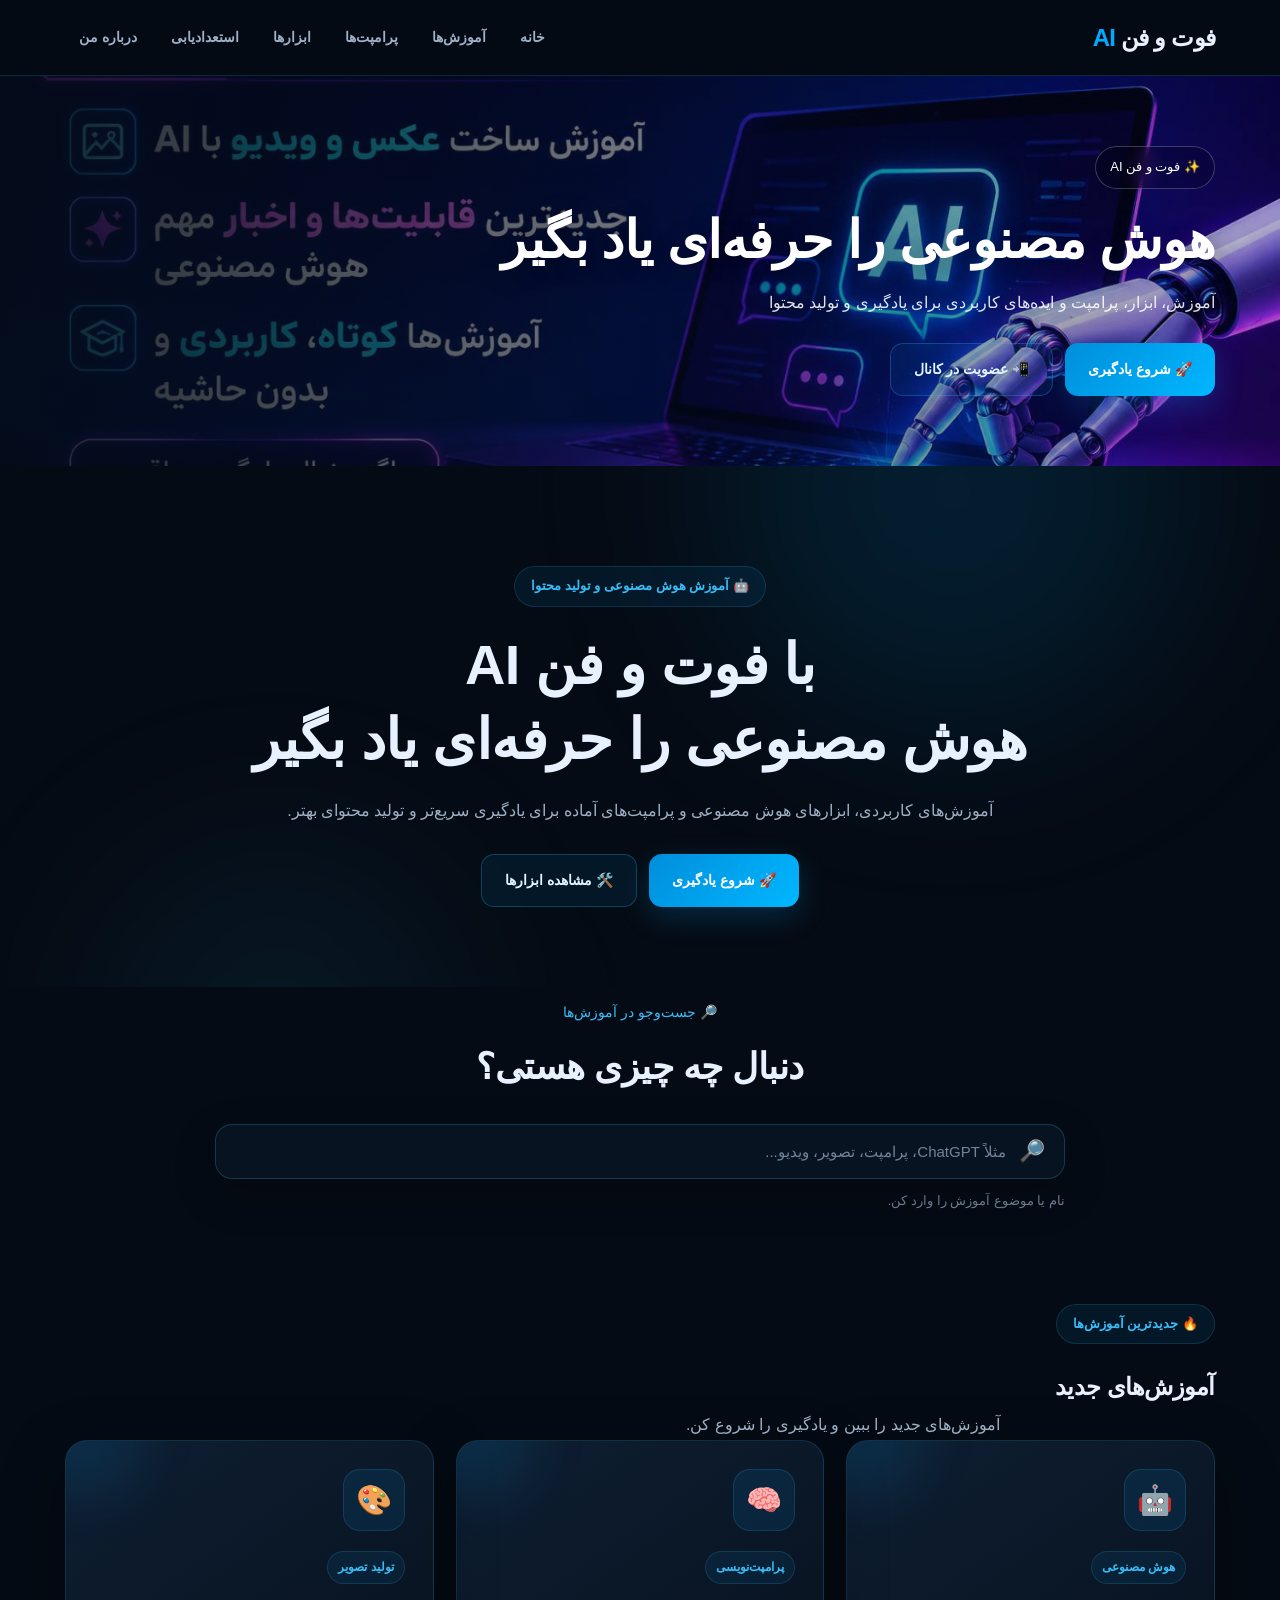
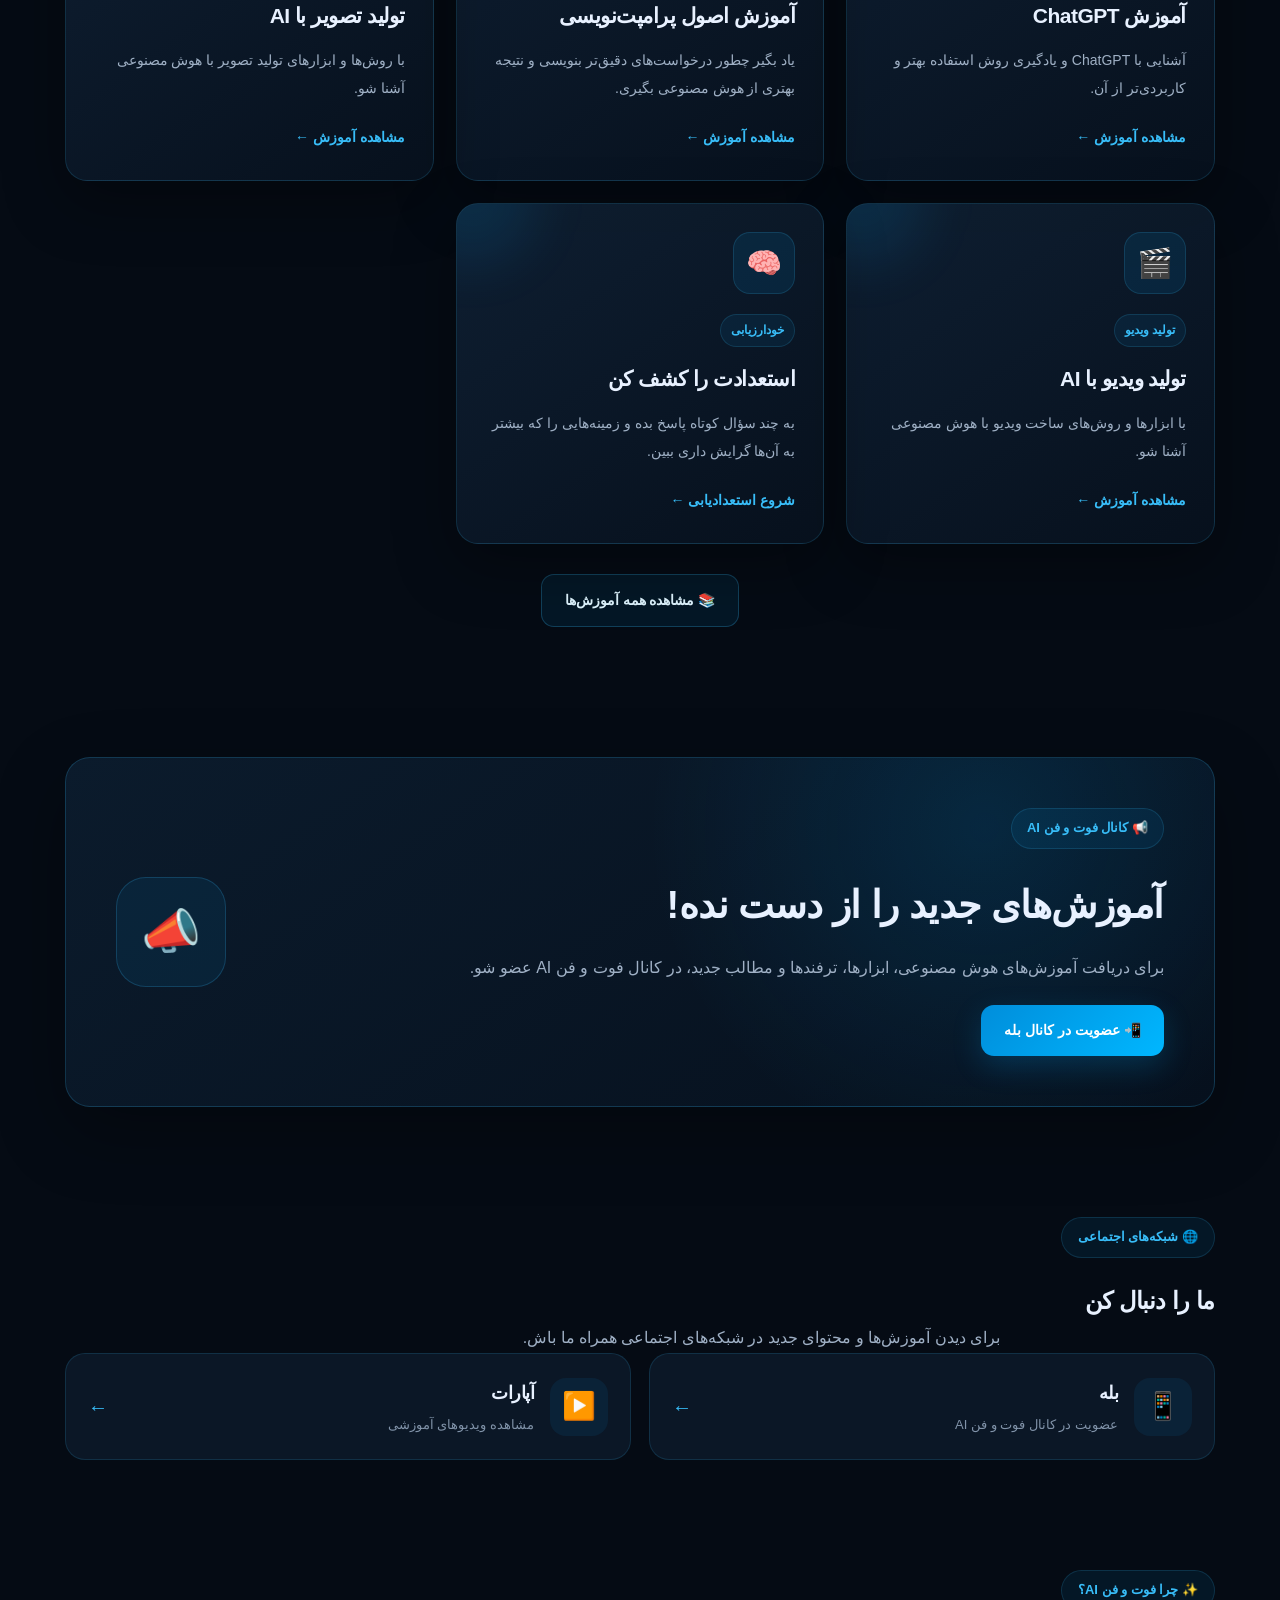
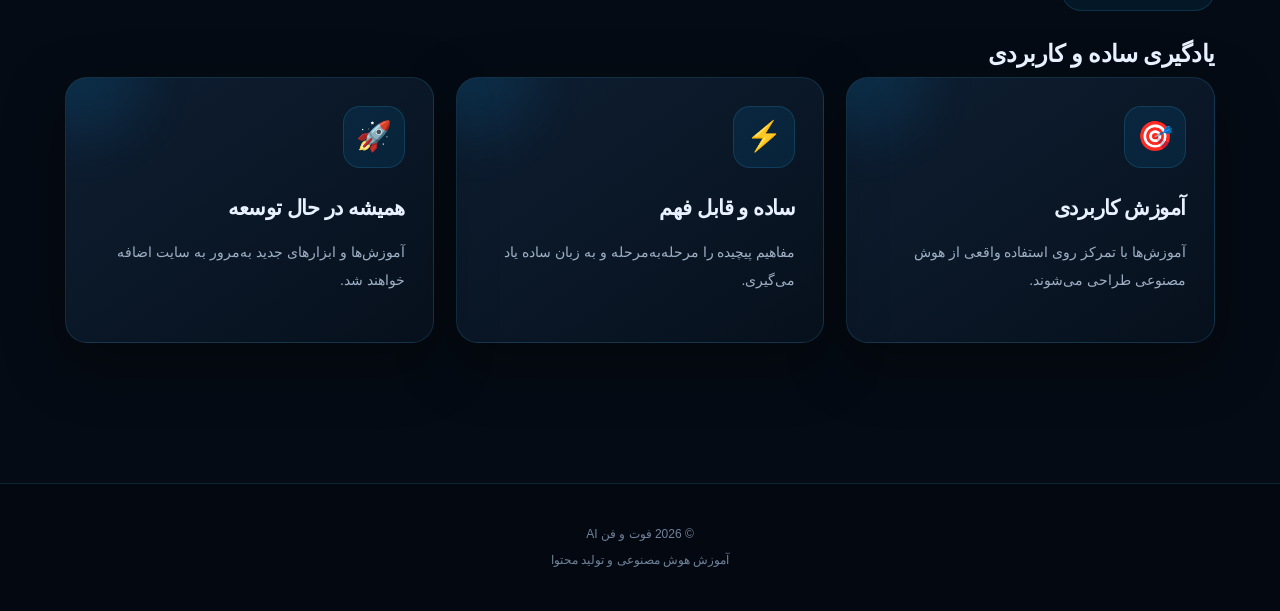
<file: index.html>
<!DOCTYPE html>
<html lang="fa" dir="rtl">

<head>
    <meta charset="UTF-8">
        <meta http-equiv="Content-Security-Policy" content="default-src 'self'; script-src 'self'; object-src 'none'; base-uri 'self'; form-action 'self'; frame-ancestors 'none'; style-src 'self' 'unsafe-inline' https://fonts.googleapis.com; font-src 'self' https://fonts.gstatic.com; img-src 'self' data:; connect-src 'self';">
    <meta name="viewport" content="width=device-width, initial-scale=1.0">

    <title>فوت و فن AI | آموزش هوش مصنوعی</title>

    <link rel="stylesheet" href="css/style.css">
</head>

<body>

<header class="header">

    <div class="container navbar">

        <a href="index.html" class="logo">
            فوت و فن <span>AI</span>
        </a>

        <nav>
            <a href="index.html">خانه</a>
            <a href="lessons.html">آموزش‌ها</a>
            <a href="prompt.html">پرامپت‌ها</a>
            <a href="tools.html">ابزارها</a>
            <a href="talent.html">استعدادیابی</a>
            <a href="about.html">درباره من</a>
        </nav>

    </div>

</header>


<main>

<!-- =========================
     TOP BANNER
========================= -->

<section class="home-banner" aria-label="بنر اصلی فوت و فن AI">

    <div class="home-banner-image">
        <img src="back.jpg" alt="بنر فوت و فن AI">
    </div>

    <div class="home-banner-overlay"></div>

    <div class="container home-banner-content">

        <span class="home-banner-badge">✨ فوت و فن AI</span>

        <h2>هوش مصنوعی را حرفه‌ای یاد بگیر</h2>

        <p>آموزش، ابزار، پرامپت و ایده‌های کاربردی برای یادگیری و تولید محتوا</p>

        <div class="home-banner-buttons">
            <a href="lessons.html" class="btn primary">🚀 شروع یادگیری</a>
            <a href="https://ble.ir/join/FV9bHmcMvc" target="_blank" rel="noopener noreferrer" class="btn secondary">📲 عضویت در کانال</a>
        </div>

    </div>

</section>


<!-- =========================
     HERO
========================= -->

<section class="hero">

    <div class="container">

        <div class="section-title">

            <span>
                🤖 آموزش هوش مصنوعی و تولید محتوا
            </span>

            <h1>
                با <strong>فوت و فن AI</strong>
                <br>
                هوش مصنوعی را حرفه‌ای یاد بگیر
            </h1>

            <p>
                آموزش‌های کاربردی، ابزارهای هوش مصنوعی و
                پرامپت‌های آماده برای یادگیری سریع‌تر
                و تولید محتوای بهتر.
            </p>

            <div class="hero-buttons">

                <a href="lessons.html" class="btn primary">
                    🚀 شروع یادگیری
                </a>

                <a href="tools.html" class="btn secondary">
                    🛠️ مشاهده ابزارها
                </a>

            </div>

        </div>

    </div>

</section>


<!-- =========================
     SEARCH
========================= -->

<section class="search-section">

    <div class="container">

        <div class="search-title">

            <span>🔎 جست‌وجو در آموزش‌ها</span>

            <h2>
                دنبال چه چیزی هستی؟
            </h2>

        </div>

        <div class="search-box">

            <span class="search-icon">
                🔎
            </span>

            <input
                type="search"
                id="lessonSearch"
                placeholder="مثلاً ChatGPT، پرامپت، تصویر، ویدیو..."
                autocomplete="off"
            >

        </div>

        <p id="searchMessage" class="search-message">
            نام یا موضوع آموزش را وارد کن.
        </p>

    </div>

</section>


<!-- =========================
     NEW LESSONS
========================= -->

<section class="courses" id="new-lessons">

    <div class="container">

        <div class="section-title section-title-right">

            <span>
                🔥 جدیدترین آموزش‌ها
            </span>

            <h2>
                آموزش‌های جدید
            </h2>

            <p>
                آموزش‌های جدید را ببین و یادگیری را شروع کن.
            </p>

        </div>


        <div class="course-grid" id="lessonGrid">


            <!-- ChatGPT -->

            <article
                class="course-card lesson-item"
                data-search="chatgpt چت جی پی تی هوش مصنوعی متن">

                <div class="course-icon">
                    🤖
                </div>

                <span class="level">
                    هوش مصنوعی
                </span>

                <h3>
                    آموزش ChatGPT
                </h3>

                <p>
                    آشنایی با ChatGPT و یادگیری روش استفاده
                    بهتر و کاربردی‌تر از آن.
                </p>

                <a href="lessons/chatgpt.html">
                    مشاهده آموزش ←
                </a>

            </article>


            <!-- Prompt -->

            <article
                class="course-card lesson-item"
                data-search="prompt پرامپت پرامپت نویسی">

                <div class="course-icon">
                    🧠
                </div>

                <span class="level">
                    پرامپت‌نویسی
                </span>

                <h3>
                    آموزش اصول پرامپت‌نویسی
                </h3>

                <p>
                    یاد بگیر چطور درخواست‌های دقیق‌تر بنویسی
                    و نتیجه بهتری از هوش مصنوعی بگیری.
                </p>

                <a href="lessons/prompt.html">
                    مشاهده آموزش ←
                </a>

            </article>


            <!-- Image -->

            <article
                class="course-card lesson-item"
                data-search="image تصویر عکس تولید تصویر هوش مصنوعی">

                <div class="course-icon">
                    🎨
                </div>

                <span class="level">
                    تولید تصویر
                </span>

                <h3>
                    تولید تصویر با AI
                </h3>

                <p>
                    با روش‌ها و ابزارهای تولید تصویر
                    با هوش مصنوعی آشنا شو.
                </p>

                <a href="lessons/image-ai.html">
                    مشاهده آموزش ←
                </a>

            </article>


            <!-- Video -->

            <article
                class="course-card lesson-item"
                data-search="video ویدیو فیلم تولید ویدیو">

                <div class="course-icon">
                    🎬
                </div>

                <span class="level">
                    تولید ویدیو
                </span>

                <h3>
                    تولید ویدیو با AI
                </h3>

                <p>
                    با ابزارها و روش‌های ساخت ویدیو
                    با هوش مصنوعی آشنا شو.
                </p>

                <a href="lessons/video-ai.html">
                    مشاهده آموزش ←
                </a>

            </article>


            <article class="course-card lesson-item" data-search="استعدادیابی استعداد مهارت خلاقیت فناوری تحقیق ارتباط">

                <div class="course-icon">🧠</div>
                <span class="level">خودارزیابی</span>
                <h3>استعدادت را کشف کن</h3>
                <p>به چند سؤال کوتاه پاسخ بده و زمینه‌هایی را که بیشتر به آن‌ها گرایش داری ببین.</p>
                <a href="talent.html">شروع استعدادیابی ←</a>

            </article>

        </div>


        <div id="noResults" class="no-results" hidden>

            😕 آموزشی با این عبارت پیدا نشد.

        </div>


        <div class="more-lessons">

            <a href="lessons.html" class="btn secondary">
                📚 مشاهده همه آموزش‌ها
            </a>

        </div>

    </div>

</section>


<!-- =========================
     CHANNEL
========================= -->

<section class="channel-section">

    <div class="container">

        <div class="channel-box">

            <div class="channel-content">

                <span class="badge">
                    📢 کانال فوت و فن AI
                </span>

                <h2>
                    آموزش‌های جدید را از دست نده!
                </h2>

                <p>
                    برای دریافت آموزش‌های هوش مصنوعی،
                    ابزارها، ترفندها و مطالب جدید،
                    در کانال فوت و فن AI عضو شو.
                </p>

                <a
                    href="https://ble.ir/join/FV9bHmcMvc"
                    target="_blank"
                    rel="noopener noreferrer"
                    class="btn primary"
                >
                    📲 عضویت در کانال بله
                </a>

            </div>


            <div class="channel-icon">
                📣
            </div>

        </div>

    </div>

</section>


<!-- =========================
     SOCIAL NETWORKS
========================= -->

<section class="social-section">

    <div class="container">

        <div class="section-title">

            <span>
                🌐 شبکه‌های اجتماعی
            </span>

            <h2>
                ما را دنبال کن
            </h2>

            <p>
                برای دیدن آموزش‌ها و محتوای جدید
                در شبکه‌های اجتماعی همراه ما باش.
            </p>

        </div>


        <div class="social-grid">


            <!-- Bale -->

            <a
                href="https://ble.ir/join/FV9bHmcMvc"
                target="_blank"
                rel="noopener noreferrer"
                class="social-card"
            >

                <div class="social-icon">
                    📱
                </div>

                <div class="social-info">

                    <h3>
                        بله
                    </h3>

                    <p>
                        عضویت در کانال فوت و فن AI
                    </p>

                </div>

                <span class="social-arrow">
                    ←
                </span>

            </a>


            <!-- Aparat -->

            <a
                href="https://www.aparat.com/Codera"
                target="_blank"
                rel="noopener noreferrer"
                class="social-card"
            >

                <div class="social-icon">
                    ▶️
                </div>

                <div class="social-info">

                    <h3>
                        آپارات
                    </h3>

                    <p>
                        مشاهده ویدیوهای آموزشی
                    </p>

                </div>

                <span class="social-arrow">
                    ←
                </span>

            </a>


        </div>

    </div>

</section>


<!-- =========================
     WHY US
========================= -->

<section class="courses">

    <div class="container">

        <div class="section-title section-title-right">

            <span>
                ✨ چرا فوت و فن AI؟
            </span>

            <h2>
                یادگیری ساده و کاربردی
            </h2>

        </div>


        <div class="course-grid">


            <div class="course-card">

                <div class="course-icon">
                    🎯
                </div>

                <h3>
                    آموزش کاربردی
                </h3>

                <p>
                    آموزش‌ها با تمرکز روی استفاده واقعی
                    از هوش مصنوعی طراحی می‌شوند.
                </p>

            </div>


            <div class="course-card">

                <div class="course-icon">
                    ⚡
                </div>

                <h3>
                    ساده و قابل فهم
                </h3>

                <p>
                    مفاهیم پیچیده را مرحله‌به‌مرحله
                    و به زبان ساده یاد می‌گیری.
                </p>

            </div>


            <div class="course-card">

                <div class="course-icon">
                    🚀
                </div>

                <h3>
                    همیشه در حال توسعه
                </h3>

                <p>
                    آموزش‌ها و ابزارهای جدید به‌مرور
                    به سایت اضافه خواهند شد.
                </p>

            </div>


        </div>

    </div>

</section>

</main>


<footer>

    <div class="container">

        <p>
            © 2026 فوت و فن AI
        </p>

        <p>
            آموزش هوش مصنوعی و تولید محتوا
        </p>

    </div>

</footer>


<script src="js/script.js"></script>

</body>

</html>
</file>
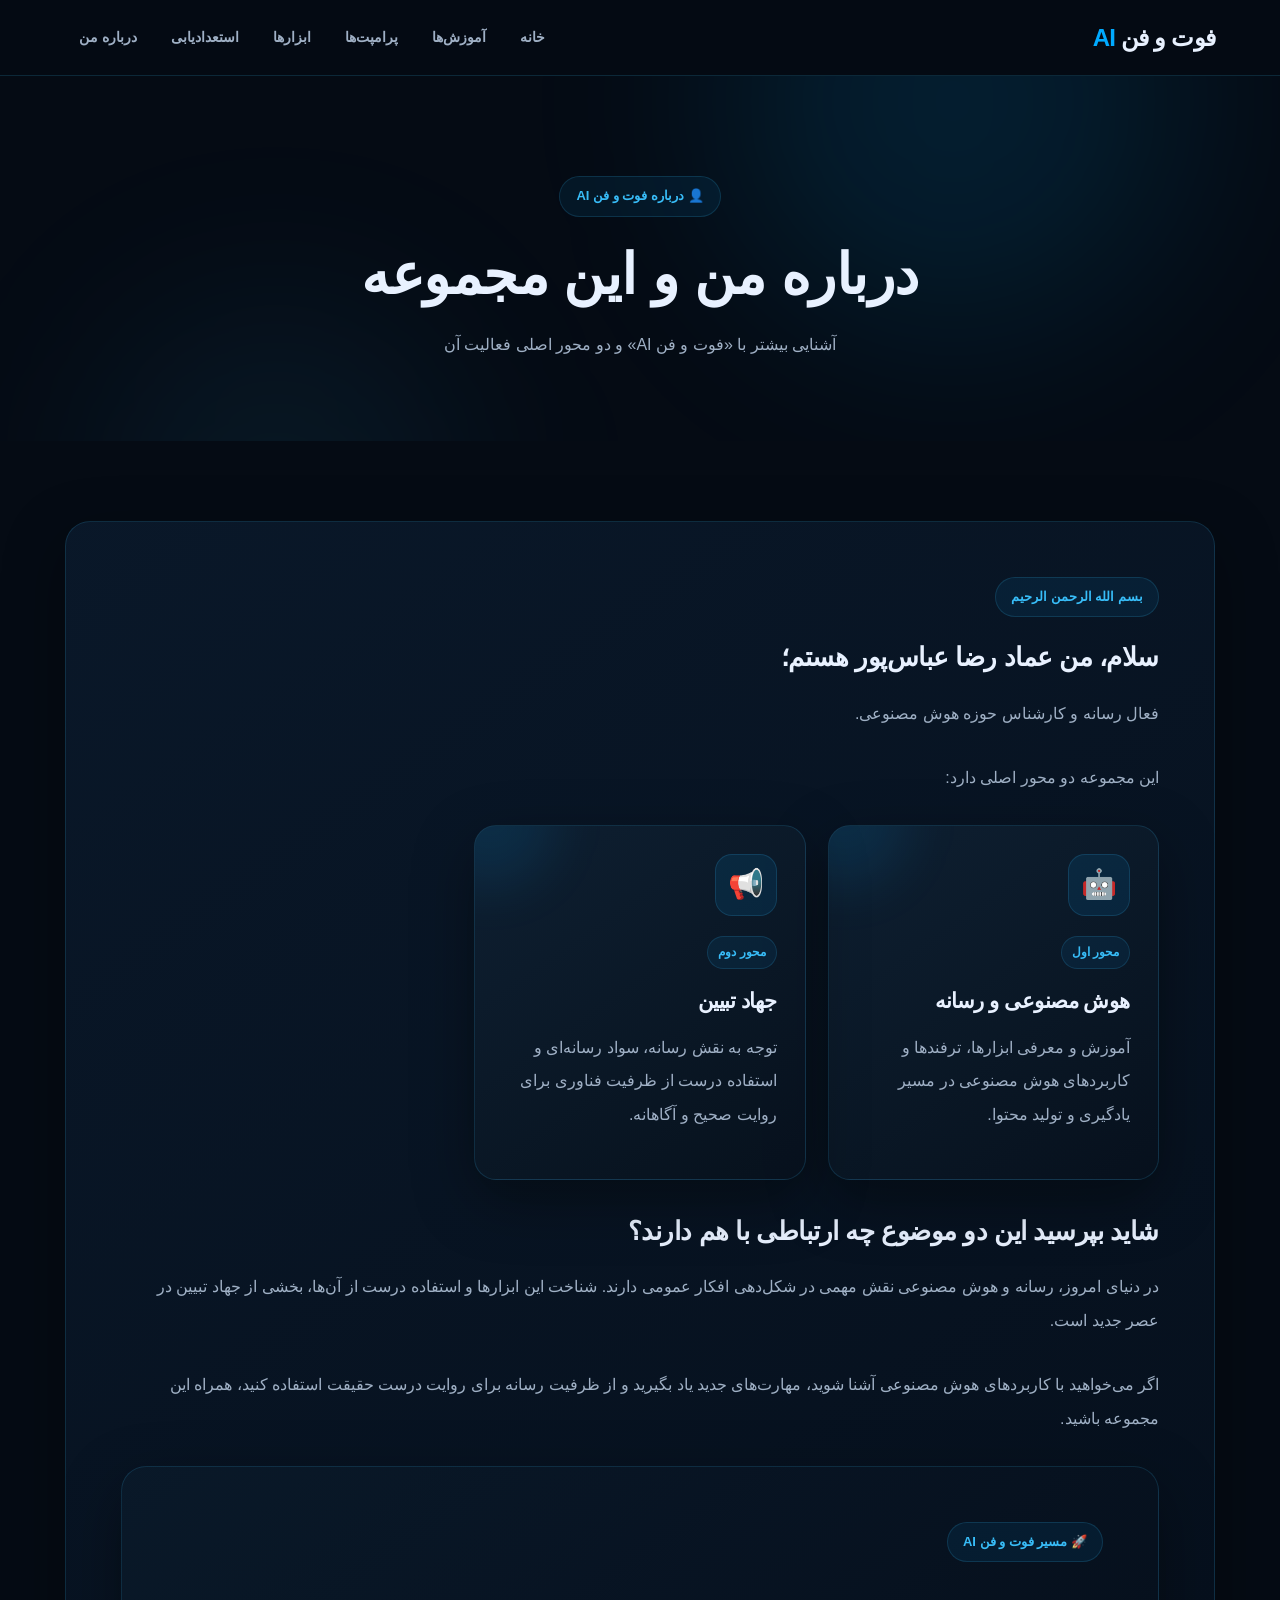
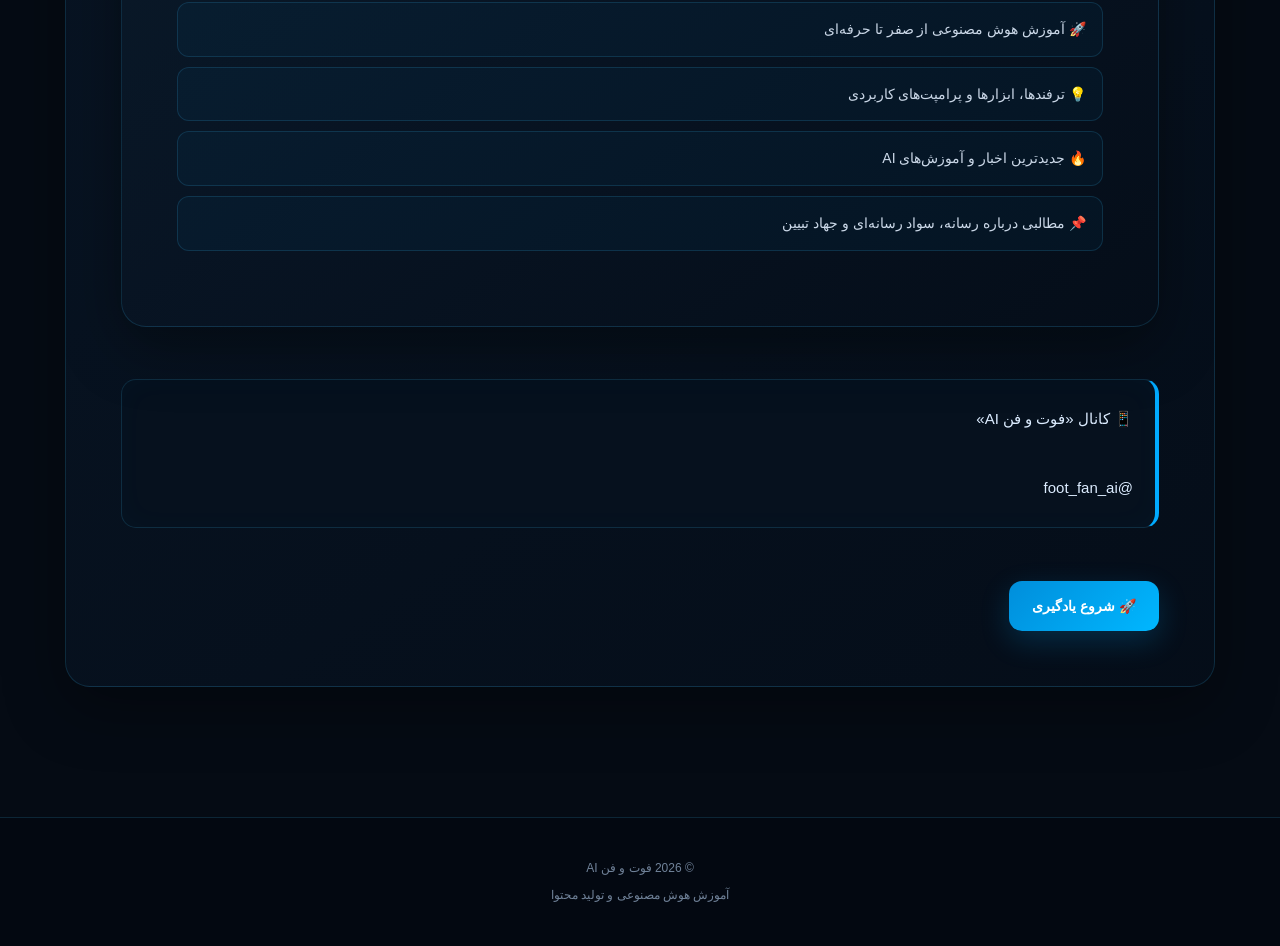
<file: about.html>
<!DOCTYPE html>
<html lang="fa" dir="rtl">

<head>
    <meta charset="UTF-8">
        <meta http-equiv="Content-Security-Policy" content="default-src 'self'; script-src 'self'; object-src 'none'; base-uri 'self'; form-action 'self'; frame-ancestors 'none'; style-src 'self' 'unsafe-inline' https://fonts.googleapis.com; font-src 'self' https://fonts.gstatic.com; img-src 'self' data:; connect-src 'self';">
    <meta name="viewport" content="width=device-width, initial-scale=1.0">

    <title>درباره من | فوت و فن AI</title>

    <link rel="stylesheet" href="css/style.css">
</head>

<body>

<header class="header">

    <div class="container navbar">

        <div class="logo">
            فوت و فن <span>AI</span>
        </div>

        <nav>
            <a href="index.html">خانه</a>
            <a href="lessons.html">آموزش‌ها</a>
            <a href="prompt.html">پرامپت‌ها</a>
            <a href="tools.html">ابزارها</a>
            <a href="talent.html">استعدادیابی</a>
            <a href="about.html">درباره من</a>
        </nav>

    </div>

</header>


<main>

<section class="hero">

    <div class="container">

        <div class="section-title">

            <span>
                👤 درباره فوت و فن AI
            </span>

            <h1>
                درباره من و این مجموعه
            </h1>

            <p>
                آشنایی بیشتر با «فوت و فن AI» و دو محور اصلی فعالیت آن
            </p>

        </div>

    </div>

</section>


<section class="about-section">

    <div class="container">

        <div class="about-box">

            <span class="badge">
                بسم الله الرحمن الرحیم
            </span>

            <h2>
                سلام، من عماد رضا عباس‌پور هستم؛
            </h2>

            <p>
                فعال رسانه و کارشناس حوزه هوش مصنوعی.
            </p>

            <br>

            <p>
                این مجموعه دو محور اصلی دارد:
            </p>

            <br>


            <div class="course-grid">

                <div class="course-card">

                    <div class="course-icon">
                        🤖
                    </div>

                    <span class="level">
                        محور اول
                    </span>

                    <h3>
                        هوش مصنوعی و رسانه
                    </h3>

                    <p>
                        آموزش و معرفی ابزارها، ترفندها و کاربردهای
                        هوش مصنوعی در مسیر یادگیری و تولید محتوا.
                    </p>

                </div>


                <div class="course-card">

                    <div class="course-icon">
                        📢
                    </div>

                    <span class="level">
                        محور دوم
                    </span>

                    <h3>
                        جهاد تبیین
                    </h3>

                    <p>
                        توجه به نقش رسانه، سواد رسانه‌ای و استفاده درست
                        از ظرفیت فناوری برای روایت صحیح و آگاهانه.
                    </p>

                </div>

            </div>


            <br>


            <h2>
                شاید بپرسید این دو موضوع چه ارتباطی با هم دارند؟
            </h2>

            <p>
                در دنیای امروز، رسانه و هوش مصنوعی نقش مهمی در شکل‌دهی
                افکار عمومی دارند. شناخت این ابزارها و استفاده درست از
                آن‌ها، بخشی از جهاد تبیین در عصر جدید است.
            </p>

            <br>

            <p>
                اگر می‌خواهید با کاربردهای هوش مصنوعی آشنا شوید،
                مهارت‌های جدید یاد بگیرید و از ظرفیت رسانه برای روایت
                درست حقیقت استفاده کنید، همراه این مجموعه باشید.
            </p>


            <br>


            <div class="about-box">

                <span class="badge">
                    🚀 مسیر فوت و فن AI
                </span>

                <ul class="lesson-list">

                    <li>
                        🚀 آموزش هوش مصنوعی از صفر تا حرفه‌ای
                    </li>

                    <li>
                        💡 ترفندها، ابزارها و پرامپت‌های کاربردی
                    </li>

                    <li>
                        🔥 جدیدترین اخبار و آموزش‌های AI
                    </li>

                    <li>
                        📌 مطالبی درباره رسانه، سواد رسانه‌ای و جهاد تبیین
                    </li>

                </ul>

            </div>


            <br>


            <div class="prompt-example">

                📱 کانال «فوت و فن AI»

                <br><br>

                @foot_fan_ai

            </div>


            <br>


            <a href="lessons.html" class="btn primary">
                🚀 شروع یادگیری
            </a>

        </div>

    </div>

</section>

</main>


<footer>

    <div class="container">

        <p>
            © 2026 فوت و فن AI
        </p>

        <p>
            آموزش هوش مصنوعی و تولید محتوا
        </p>

    </div>

</footer>

</body>

</html>
</file>
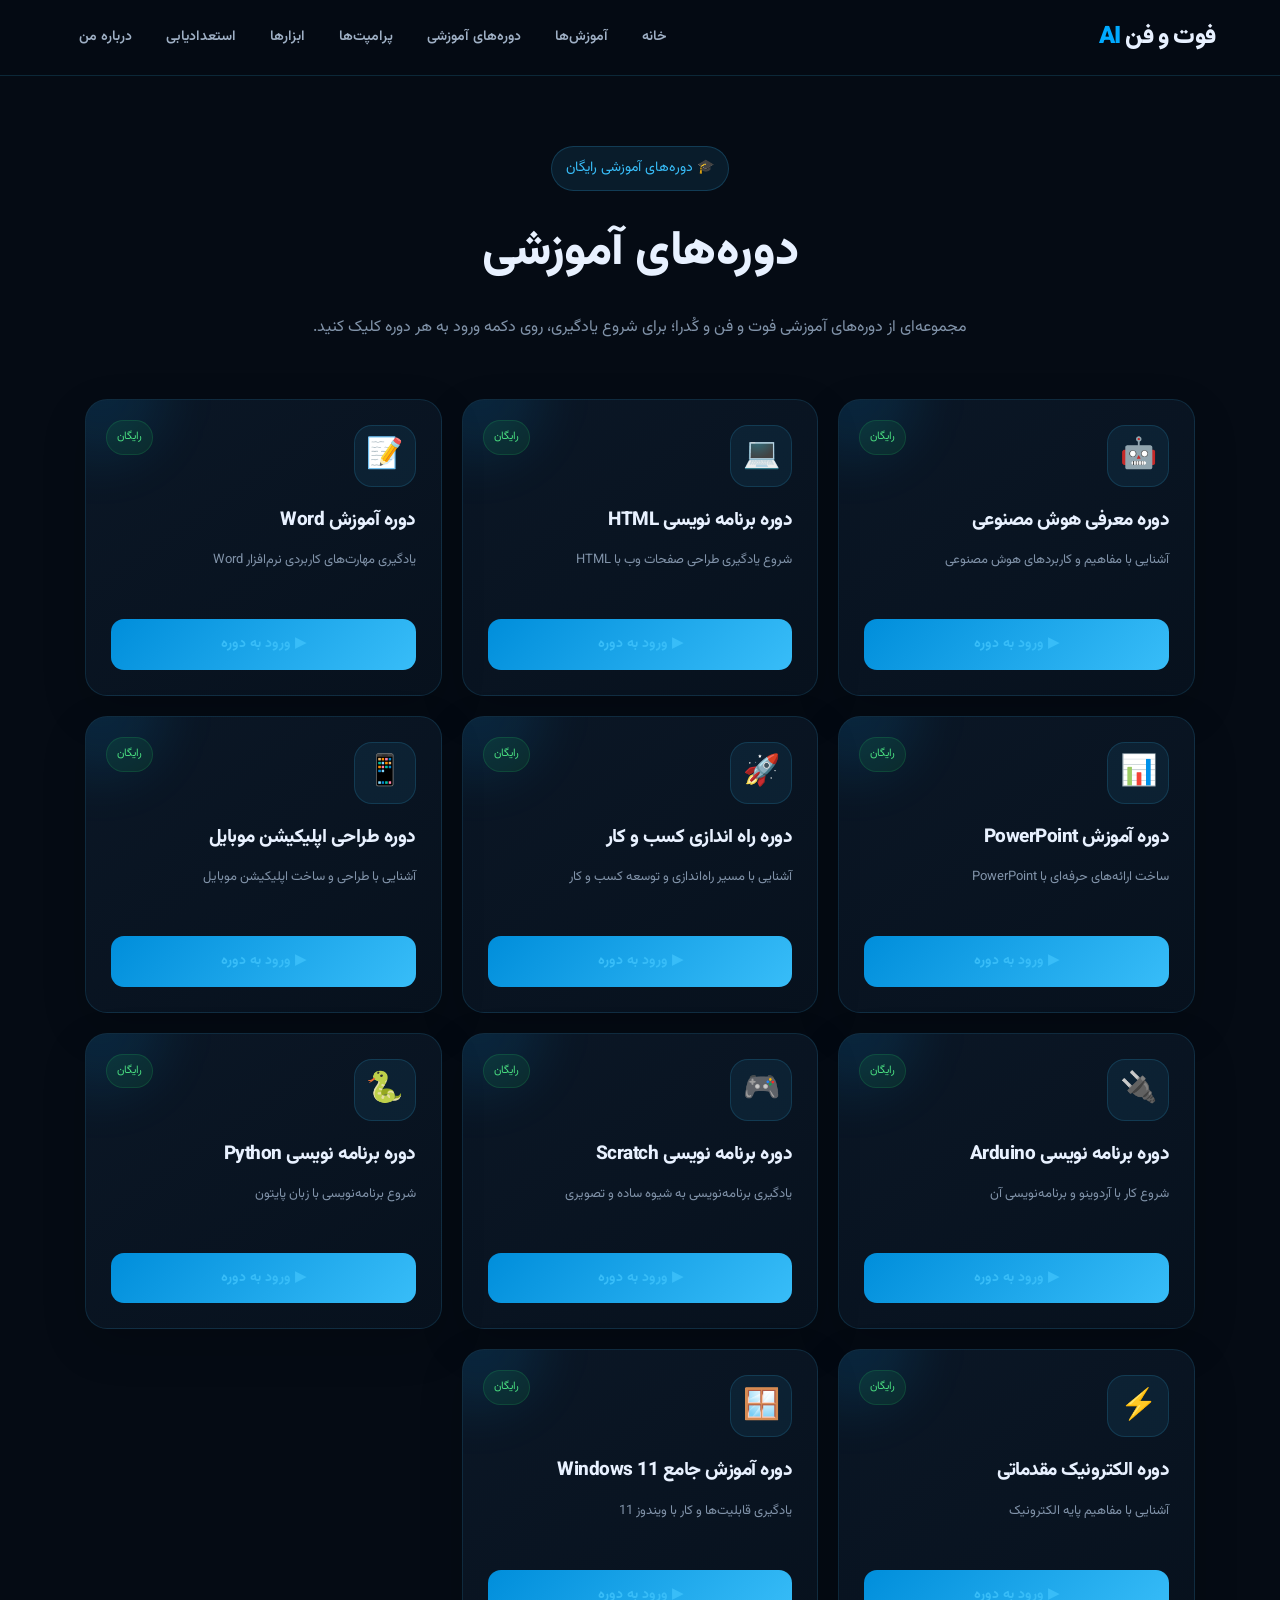
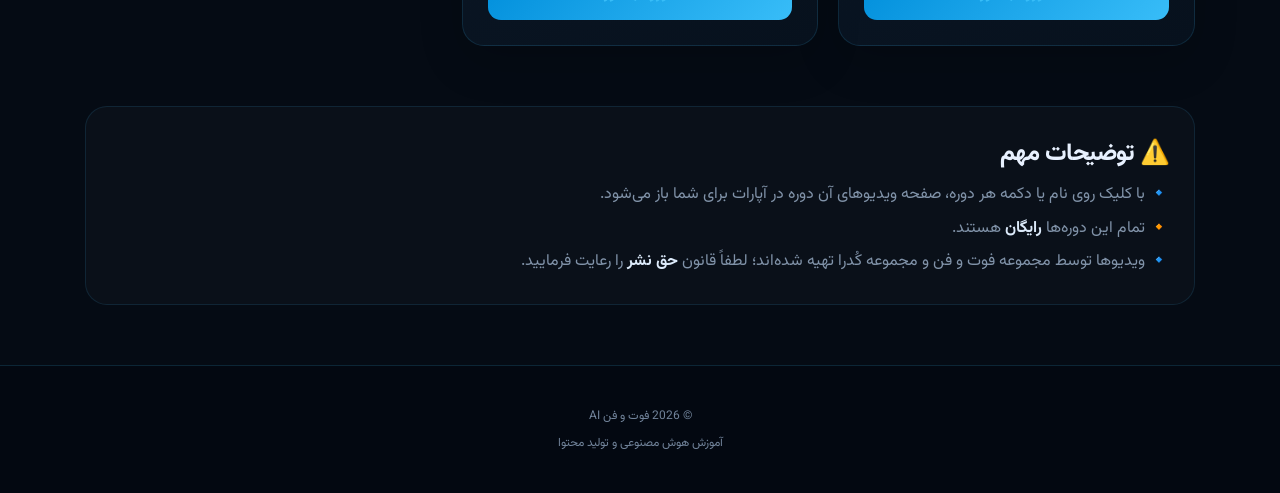
<file: courses.html>
<!DOCTYPE html>
<html lang="fa" dir="rtl">
<head>
<meta charset="UTF-8">
<meta name="viewport" content="width=device-width, initial-scale=1.0">
<meta name="description" content="دوره‌های آموزشی رایگان فوت و فن AI و کُدرا">
<title>دوره‌های آموزشی | فوت و فن AI</title>
<link rel="stylesheet" href="css/style.css">
<style>
.courses-hero{padding:70px 20px 45px;text-align:center}
.courses-hero .eyebrow{display:inline-block;padding:8px 14px;border-radius:999px;background:rgba(56,189,248,.1);border:1px solid rgba(56,189,248,.2);color:#38bdf8;margin-bottom:16px;font-size:14px}
.courses-hero h1{margin:0 0 14px;font-size:clamp(30px,5vw,48px)}
.courses-hero p{max-width:760px;margin:auto;color:#8193a9;line-height:2}
.courses-grid{max-width:1150px;margin:auto;padding:10px 20px 60px;display:grid;grid-template-columns:repeat(3,minmax(0,1fr));gap:20px}
.course-card{position:relative;padding:25px;border-radius:22px;background:linear-gradient(145deg,#0b1726,#07111d);border:1px solid rgba(56,189,248,.14);box-shadow:0 16px 45px rgba(0,0,0,.16);transition:.25s}
.course-card:hover{transform:translateY(-6px);border-color:rgba(56,189,248,.35)}
.course-icon{width:62px;height:62px;display:flex;align-items:center;justify-content:center;border-radius:18px;background:rgba(56,189,248,.08);font-size:30px;margin-bottom:18px}
.free-badge{position:absolute;top:20px;left:20px;padding:6px 10px;border-radius:999px;background:rgba(34,197,94,.1);color:#4ade80;border:1px solid rgba(34,197,94,.18);font-size:11px}
.course-card h2{font-size:19px;line-height:1.7;margin:0 0 10px}
.course-card p{color:#8193a9;font-size:13px;line-height:2;min-height:52px;margin:0 0 20px}
.course-btn{display:flex;align-items:center;justify-content:center;padding:12px 16px;border-radius:13px;text-decoration:none;background:linear-gradient(135deg,#008edb,#38bdf8);color:white;font-weight:700}
.course-info{max-width:1150px;margin:0 auto 60px;padding:0 20px}
.info-box{padding:25px;border-radius:22px;background:rgba(255,255,255,.025);border:1px solid rgba(56,189,248,.12)}
.info-box h2{margin-top:0} .info-box p{color:#8193a9;line-height:2.1} .info-box strong{color:#dceafa}
@media(max-width:900px){.courses-grid{grid-template-columns:repeat(2,minmax(0,1fr))}}
@media(max-width:600px){.courses-grid{grid-template-columns:1fr;padding-inline:14px}.course-info{padding-inline:14px}}
</style>
</head>
<body>
<header class="header"><div class="container navbar">
<a href="index.html" class="logo">فوت و فن <span>AI</span></a>
<nav>
<a href="index.html">خانه</a><a href="lessons.html">آموزش‌ها</a><a href="courses.html">دوره‌های آموزشی</a>
<a href="prompt.html">پرامپت‌ها</a><a href="tools.html">ابزارها</a><a href="talent.html">استعدادیابی</a><a href="about.html">درباره من</a>
</nav></div></header>
<main>
<section class="courses-hero"><span class="eyebrow">🎓 دوره‌های آموزشی رایگان</span>
<h1>دوره‌های آموزشی</h1><p>مجموعه‌ای از دوره‌های آموزشی فوت و فن و کُدرا؛ برای شروع یادگیری، روی دکمه ورود به هر دوره کلیک کنید.</p></section>
<section class="courses-grid">
<article class="course-card">
<div class="course-icon">🤖</div><span class="free-badge">رایگان</span>
<h2>دوره معرفی هوش مصنوعی</h2><p>آشنایی با مفاهیم و کاربردهای هوش مصنوعی</p>
<a class="course-btn" href="https://www.aparat.com/v/cner307?playlist=24701984&refererRef=channel_page" target="_blank" rel="noopener noreferrer">▶ ورود به دوره</a>
</article>
<article class="course-card">
<div class="course-icon">💻</div><span class="free-badge">رایگان</span>
<h2>دوره برنامه نویسی HTML</h2><p>شروع یادگیری طراحی صفحات وب با HTML</p>
<a class="course-btn" href="https://www.aparat.com/v/svi1v14?playlist=25822528&refererRef=channel_page" target="_blank" rel="noopener noreferrer">▶ ورود به دوره</a>
</article>
<article class="course-card">
<div class="course-icon">📝</div><span class="free-badge">رایگان</span>
<h2>دوره آموزش Word</h2><p>یادگیری مهارت‌های کاربردی نرم‌افزار Word</p>
<a class="course-btn" href="https://www.aparat.com/v/stn5u4a?playlist=25327469&refererRef=channel_page" target="_blank" rel="noopener noreferrer">▶ ورود به دوره</a>
</article>
<article class="course-card">
<div class="course-icon">📊</div><span class="free-badge">رایگان</span>
<h2>دوره آموزش PowerPoint</h2><p>ساخت ارائه‌های حرفه‌ای با PowerPoint</p>
<a class="course-btn" href="https://www.aparat.com/v/vpv5u97?playlist=25327489&refererRef=channel_page" target="_blank" rel="noopener noreferrer">▶ ورود به دوره</a>
</article>
<article class="course-card">
<div class="course-icon">🚀</div><span class="free-badge">رایگان</span>
<h2>دوره راه اندازی کسب و کار</h2><p>آشنایی با مسیر راه‌اندازی و توسعه کسب و کار</p>
<a class="course-btn" href="https://www.aparat.com/v/ebq5sn6?playlist=26535330&refererRef=channel_page" target="_blank" rel="noopener noreferrer">▶ ورود به دوره</a>
</article>
<article class="course-card">
<div class="course-icon">📱</div><span class="free-badge">رایگان</span>
<h2>دوره طراحی اپلیکیشن موبایل</h2><p>آشنایی با طراحی و ساخت اپلیکیشن موبایل</p>
<a class="course-btn" href="https://www.aparat.com/v/jkzojag?playlist=24752011&refererRef=channel_page" target="_blank" rel="noopener noreferrer">▶ ورود به دوره</a>
</article>
<article class="course-card">
<div class="course-icon">🔌</div><span class="free-badge">رایگان</span>
<h2>دوره برنامه نویسی Arduino</h2><p>شروع کار با آردوینو و برنامه‌نویسی آن</p>
<a class="course-btn" href="https://www.aparat.com/v/lzlx1f0?playlist=24325546&refererRef=channel_page" target="_blank" rel="noopener noreferrer">▶ ورود به دوره</a>
</article>
<article class="course-card">
<div class="course-icon">🎮</div><span class="free-badge">رایگان</span>
<h2>دوره برنامه نویسی Scratch</h2><p>یادگیری برنامه‌نویسی به شیوه ساده و تصویری</p>
<a class="course-btn" href="https://www.aparat.com/v/psdy6s4?playlist=24260282&refererRef=channel_page" target="_blank" rel="noopener noreferrer">▶ ورود به دوره</a>
</article>
<article class="course-card">
<div class="course-icon">🐍</div><span class="free-badge">رایگان</span>
<h2>دوره برنامه نویسی Python</h2><p>شروع برنامه‌نویسی با زبان پایتون</p>
<a class="course-btn" href="https://www.aparat.com/v/dhv495r?playlist=24252896&refererRef=channel_page" target="_blank" rel="noopener noreferrer">▶ ورود به دوره</a>
</article>
<article class="course-card">
<div class="course-icon">⚡</div><span class="free-badge">رایگان</span>
<h2>دوره الکترونیک مقدماتی</h2><p>آشنایی با مفاهیم پایه الکترونیک</p>
<a class="course-btn" href="https://www.aparat.com/v/fgmm045?playlist=24797108&refererRef=channel_page" target="_blank" rel="noopener noreferrer">▶ ورود به دوره</a>
</article>
<article class="course-card">
<div class="course-icon">🪟</div><span class="free-badge">رایگان</span>
<h2>دوره آموزش جامع Windows 11</h2><p>یادگیری قابلیت‌ها و کار با ویندوز 11</p>
<a class="course-btn" href="https://www.aparat.com/v/lwam32x?playlist=26830521&refererRef=channel_page" target="_blank" rel="noopener noreferrer">▶ ورود به دوره</a>
</article></section>
<section class="course-info"><div class="info-box"><h2>⚠️ توضیحات مهم</h2>
<p>🔹 با کلیک روی نام یا دکمه هر دوره، صفحه ویدیوهای آن دوره در آپارات برای شما باز می‌شود.</p>
<p>🔸 تمام این دوره‌ها <strong>رایگان</strong> هستند.</p>
<p>🔹 ویدیوها توسط مجموعه فوت و فن و مجموعه کُدرا تهیه شده‌اند؛ لطفاً قانون <strong>حق نشر</strong> را رعایت فرمایید.</p>
</div></section>
</main>
<footer><div class="container"><p>© 2026 فوت و فن AI</p><p>آموزش هوش مصنوعی و تولید محتوا</p></div></footer>
</body></html>
</file>
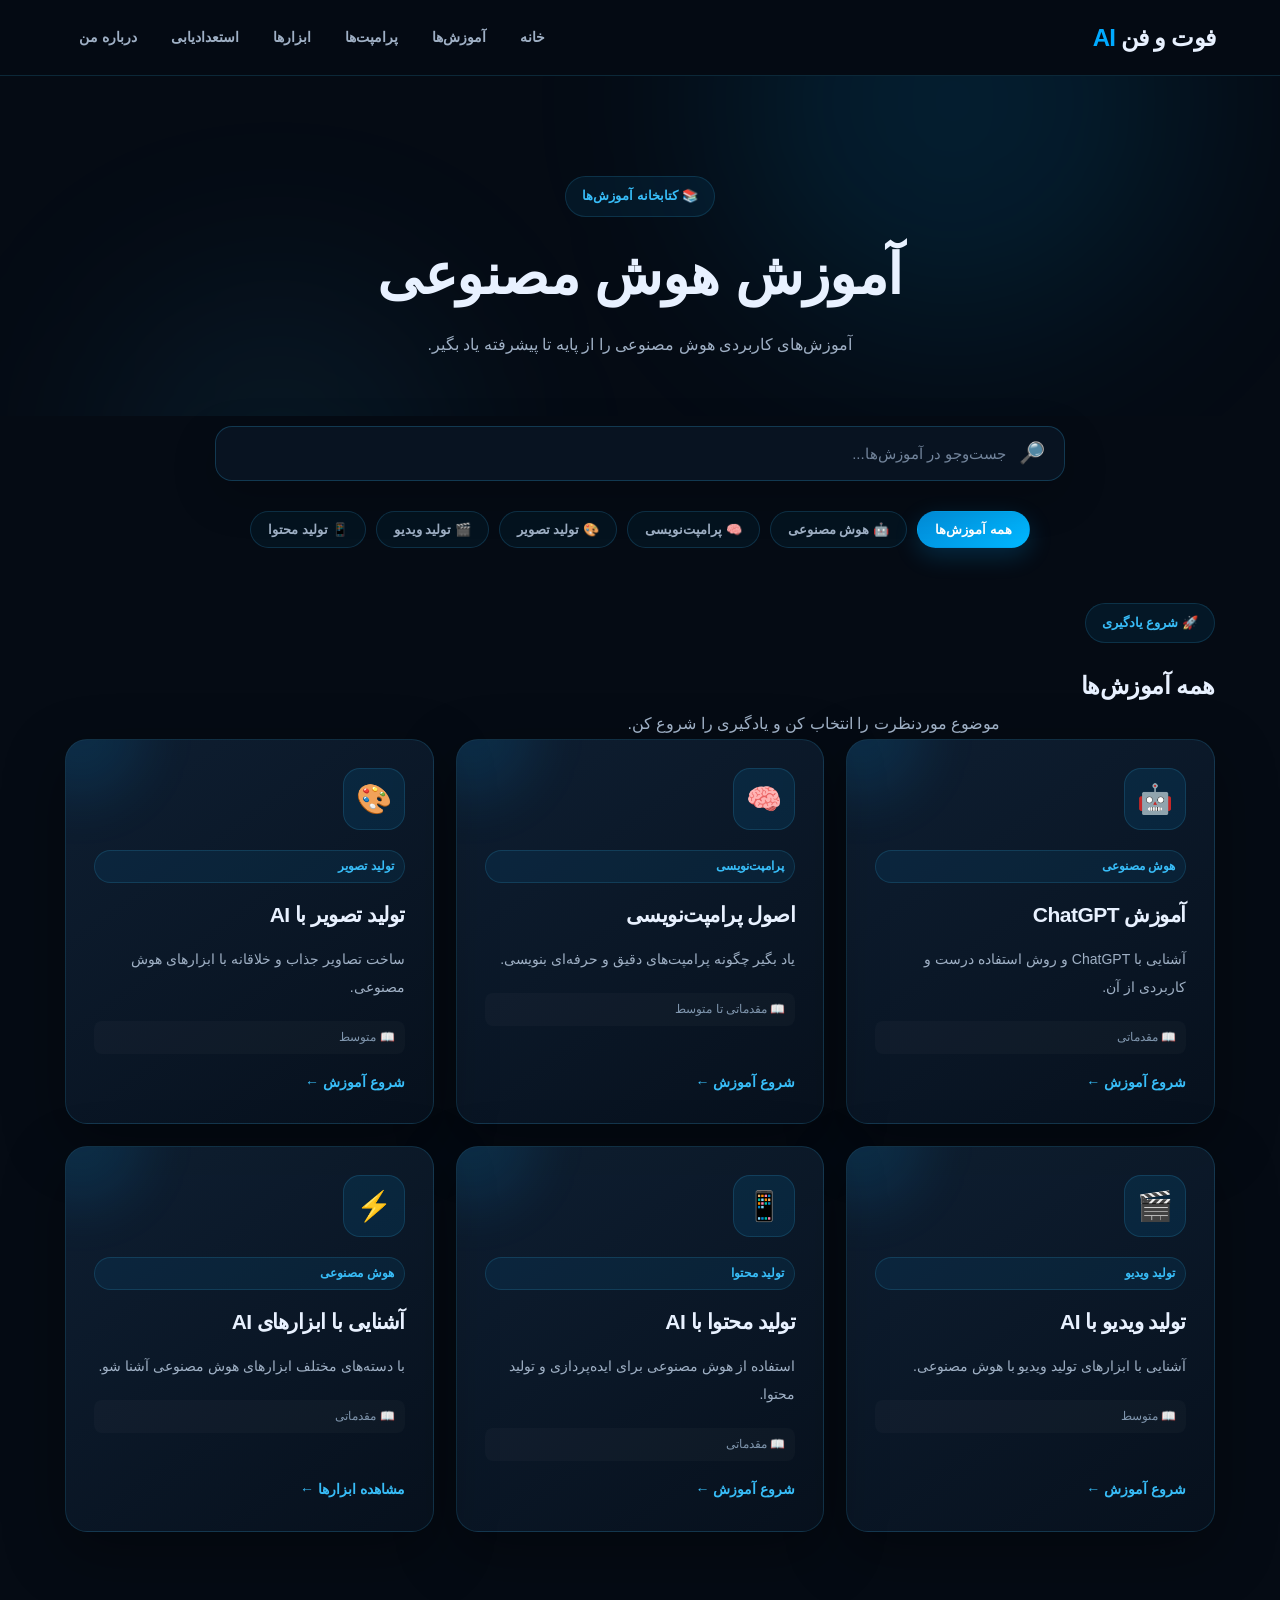
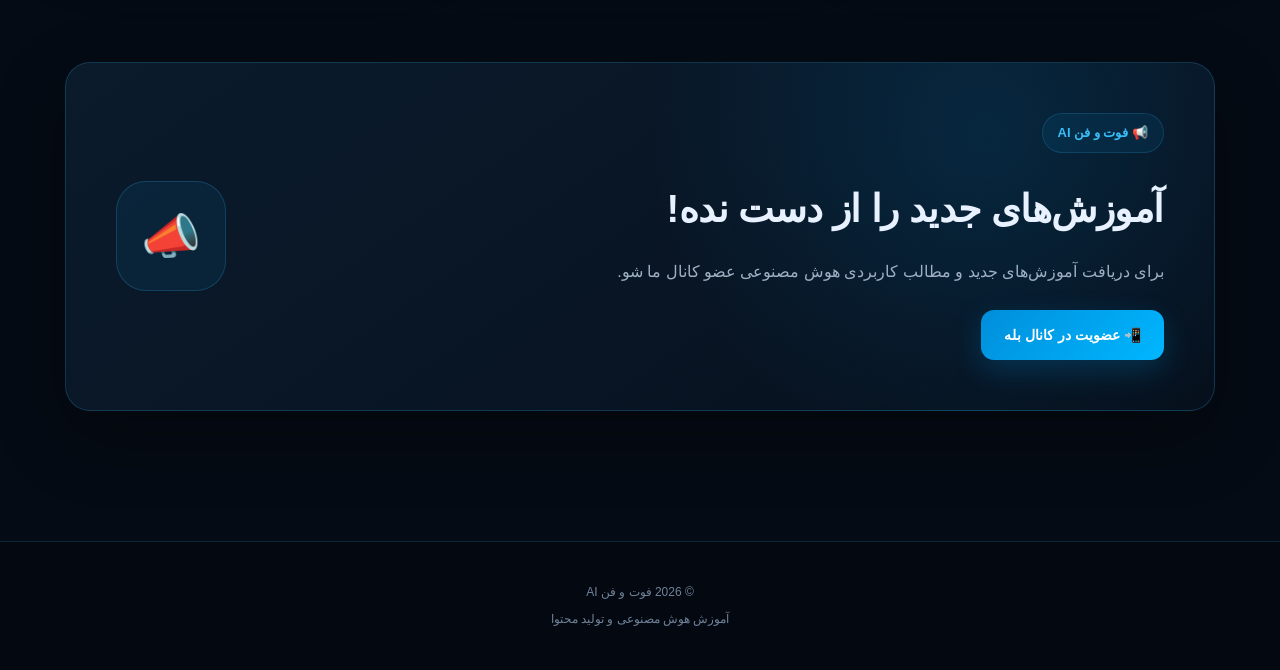
<file: lessons.html>
<!DOCTYPE html>
<html lang="fa" dir="rtl">

<head>

    <meta charset="UTF-8">

        <meta http-equiv="Content-Security-Policy" content="default-src 'self'; script-src 'self'; object-src 'none'; base-uri 'self'; form-action 'self'; frame-ancestors 'none'; style-src 'self' 'unsafe-inline' https://fonts.googleapis.com; font-src 'self' https://fonts.gstatic.com; img-src 'self' data:; connect-src 'self';">
    <meta name="viewport"
          content="width=device-width, initial-scale=1.0">

    <title>آموزش‌ها | فوت و فن AI</title>

    <link rel="stylesheet"
          href="css/style.css">

</head>


<body>


<header class="header">

    <div class="container navbar">

        <a href="index.html"
           class="logo">

            فوت و فن <span>AI</span>

        </a>


        <nav>

            <a href="index.html">
                خانه
            </a>

            <a href="lessons.html">
                آموزش‌ها
            </a>

            <a href="prompt.html">
                پرامپت‌ها
            </a>

            <a href="tools.html">
                ابزارها
            </a>

            <a href="talent.html">
                استعدادیابی
            </a>

            <a href="about.html">
                درباره من
            </a>

        </nav>

    </div>

</header>



<main>


<!-- =========================
     PAGE HERO
========================= -->

<section class="hero lessons-hero">

    <div class="container">

        <div class="section-title">

            <span>
                📚 کتابخانه آموزش‌ها
            </span>

            <h1>
                آموزش هوش مصنوعی
            </h1>

            <p>
                آموزش‌های کاربردی هوش مصنوعی را
                از پایه تا پیشرفته یاد بگیر.
            </p>

        </div>

    </div>

</section>



<!-- =========================
     SEARCH
========================= -->

<section class="lessons-search">

    <div class="container">

        <div class="search-box">

            <span class="search-icon">
                🔎
            </span>

            <input
                type="search"
                id="allLessonsSearch"
                placeholder="جست‌وجو در آموزش‌ها..."
                autocomplete="off"
            >

        </div>

    </div>

</section>



<!-- =========================
     CATEGORIES
========================= -->

<section class="categories">

    <div class="container">

        <div class="category-buttons">

            <button
                class="category-btn active"
                data-category="all">

                همه آموزش‌ها

            </button>


            <button
                class="category-btn"
                data-category="ai">

                🤖 هوش مصنوعی

            </button>


            <button
                class="category-btn"
                data-category="prompt">

                🧠 پرامپت‌نویسی

            </button>


            <button
                class="category-btn"
                data-category="image">

                🎨 تولید تصویر

            </button>


            <button
                class="category-btn"
                data-category="video">

                🎬 تولید ویدیو

            </button>


            <button
                class="category-btn"
                data-category="content">

                📱 تولید محتوا

            </button>

        </div>

    </div>

</section>



<!-- =========================
     LESSONS
========================= -->

<section class="courses lessons-page">

    <div class="container">


        <div class="section-title section-title-right">

            <span>
                🚀 شروع یادگیری
            </span>

            <h2>
                همه آموزش‌ها
            </h2>

            <p>
                موضوع موردنظرت را انتخاب کن
                و یادگیری را شروع کن.
            </p>

        </div>



        <div
            class="course-grid"
            id="allLessonsGrid"
        >


            <!-- 1 -->

            <article
                class="course-card lesson-card"
                data-category="ai"
                data-search="chatgpt چت جی پی تی هوش مصنوعی">

                <div class="course-icon">
                    🤖
                </div>

                <span class="level">
                    هوش مصنوعی
                </span>

                <h3>
                    آموزش ChatGPT
                </h3>

                <p>
                    آشنایی با ChatGPT و روش استفاده
                    درست و کاربردی از آن.
                </p>

                <div class="lesson-meta">
                    📖 مقدماتی
                </div>

                <a href="lessons/chatgpt.html">
                    شروع آموزش ←
                </a>

            </article>



            <!-- 2 -->

            <article
                class="course-card lesson-card"
                data-category="prompt"
                data-search="prompt پرامپت پرامپت نویسی">

                <div class="course-icon">
                    🧠
                </div>

                <span class="level">
                    پرامپت‌نویسی
                </span>

                <h3>
                    اصول پرامپت‌نویسی
                </h3>

                <p>
                    یاد بگیر چگونه پرامپت‌های دقیق
                    و حرفه‌ای بنویسی.
                </p>

                <div class="lesson-meta">
                    📖 مقدماتی تا متوسط
                </div>

                <a href="lessons/prompt.html">
                    شروع آموزش ←
                </a>

            </article>



            <!-- 3 -->

            <article
                class="course-card lesson-card"
                data-category="image"
                data-search="تصویر عکس image تولید تصویر">

                <div class="course-icon">
                    🎨
                </div>

                <span class="level">
                    تولید تصویر
                </span>

                <h3>
                    تولید تصویر با AI
                </h3>

                <p>
                    ساخت تصاویر جذاب و خلاقانه
                    با ابزارهای هوش مصنوعی.
                </p>

                <div class="lesson-meta">
                    📖 متوسط
                </div>

                <a href="lessons/image-ai.html">
                    شروع آموزش ←
                </a>

            </article>



            <!-- 4 -->

            <article
                class="course-card lesson-card"
                data-category="video"
                data-search="ویدیو video فیلم تولید ویدیو">

                <div class="course-icon">
                    🎬
                </div>

                <span class="level">
                    تولید ویدیو
                </span>

                <h3>
                    تولید ویدیو با AI
                </h3>

                <p>
                    آشنایی با ابزارهای تولید ویدیو
                    با هوش مصنوعی.
                </p>

                <div class="lesson-meta">
                    📖 متوسط
                </div>

                <a href="lessons/video-ai.html">
                    شروع آموزش ←
                </a>

            </article>



            <!-- 5 -->

            <article
                class="course-card lesson-card"
                data-category="content"
                data-search="تولید محتوا محتوا شبکه اجتماعی">

                <div class="course-icon">
                    📱
                </div>

                <span class="level">
                    تولید محتوا
                </span>

                <h3>
                    تولید محتوا با AI
                </h3>

                <p>
                    استفاده از هوش مصنوعی برای
                    ایده‌پردازی و تولید محتوا.
                </p>

                <div class="lesson-meta">
                    📖 مقدماتی
                </div>

                <a href="lessons/content-ai.html">
                    شروع آموزش ←
                </a>

            </article>



            <!-- 6 -->

            <article
                class="course-card lesson-card"
                data-category="ai"
                data-search="هوش مصنوعی ابزار AI ابزارهای هوش مصنوعی">

                <div class="course-icon">
                    ⚡
                </div>

                <span class="level">
                    هوش مصنوعی
                </span>

                <h3>
                    آشنایی با ابزارهای AI
                </h3>

                <p>
                    با دسته‌های مختلف ابزارهای
                    هوش مصنوعی آشنا شو.
                </p>

                <div class="lesson-meta">
                    📖 مقدماتی
                </div>

                <a href="tools.html">
                    مشاهده ابزارها ←
                </a>

            </article>


        </div>



        <div
            id="lessonsNoResults"
            class="no-results"
            hidden
        >

            😕 آموزشی پیدا نشد.

        </div>


    </div>

</section>



<!-- =========================
     CTA
========================= -->

<section class="channel-section">

    <div class="container">

        <div class="channel-box">

            <div class="channel-content">

                <span class="badge">
                    📢 فوت و فن AI
                </span>

                <h2>
                    آموزش‌های جدید را از دست نده!
                </h2>

                <p>
                    برای دریافت آموزش‌های جدید
                    و مطالب کاربردی هوش مصنوعی
                    عضو کانال ما شو.
                </p>

                <a
                    href="https://ble.ir/join/FV9bHmcMvc"
                    target="_blank"
                    rel="noopener noreferrer"
                    class="btn primary"
                >
                    📲 عضویت در کانال بله
                </a>

            </div>


            <div class="channel-icon">
                📣
            </div>

        </div>

    </div>

</section>


</main>



<footer>

    <div class="container">

        <p>
            © 2026 فوت و فن AI
        </p>

        <p>
            آموزش هوش مصنوعی و تولید محتوا
        </p>

    </div>

</footer>



<script src="js/lessons.js"></script>


</body>

</html>
</file>
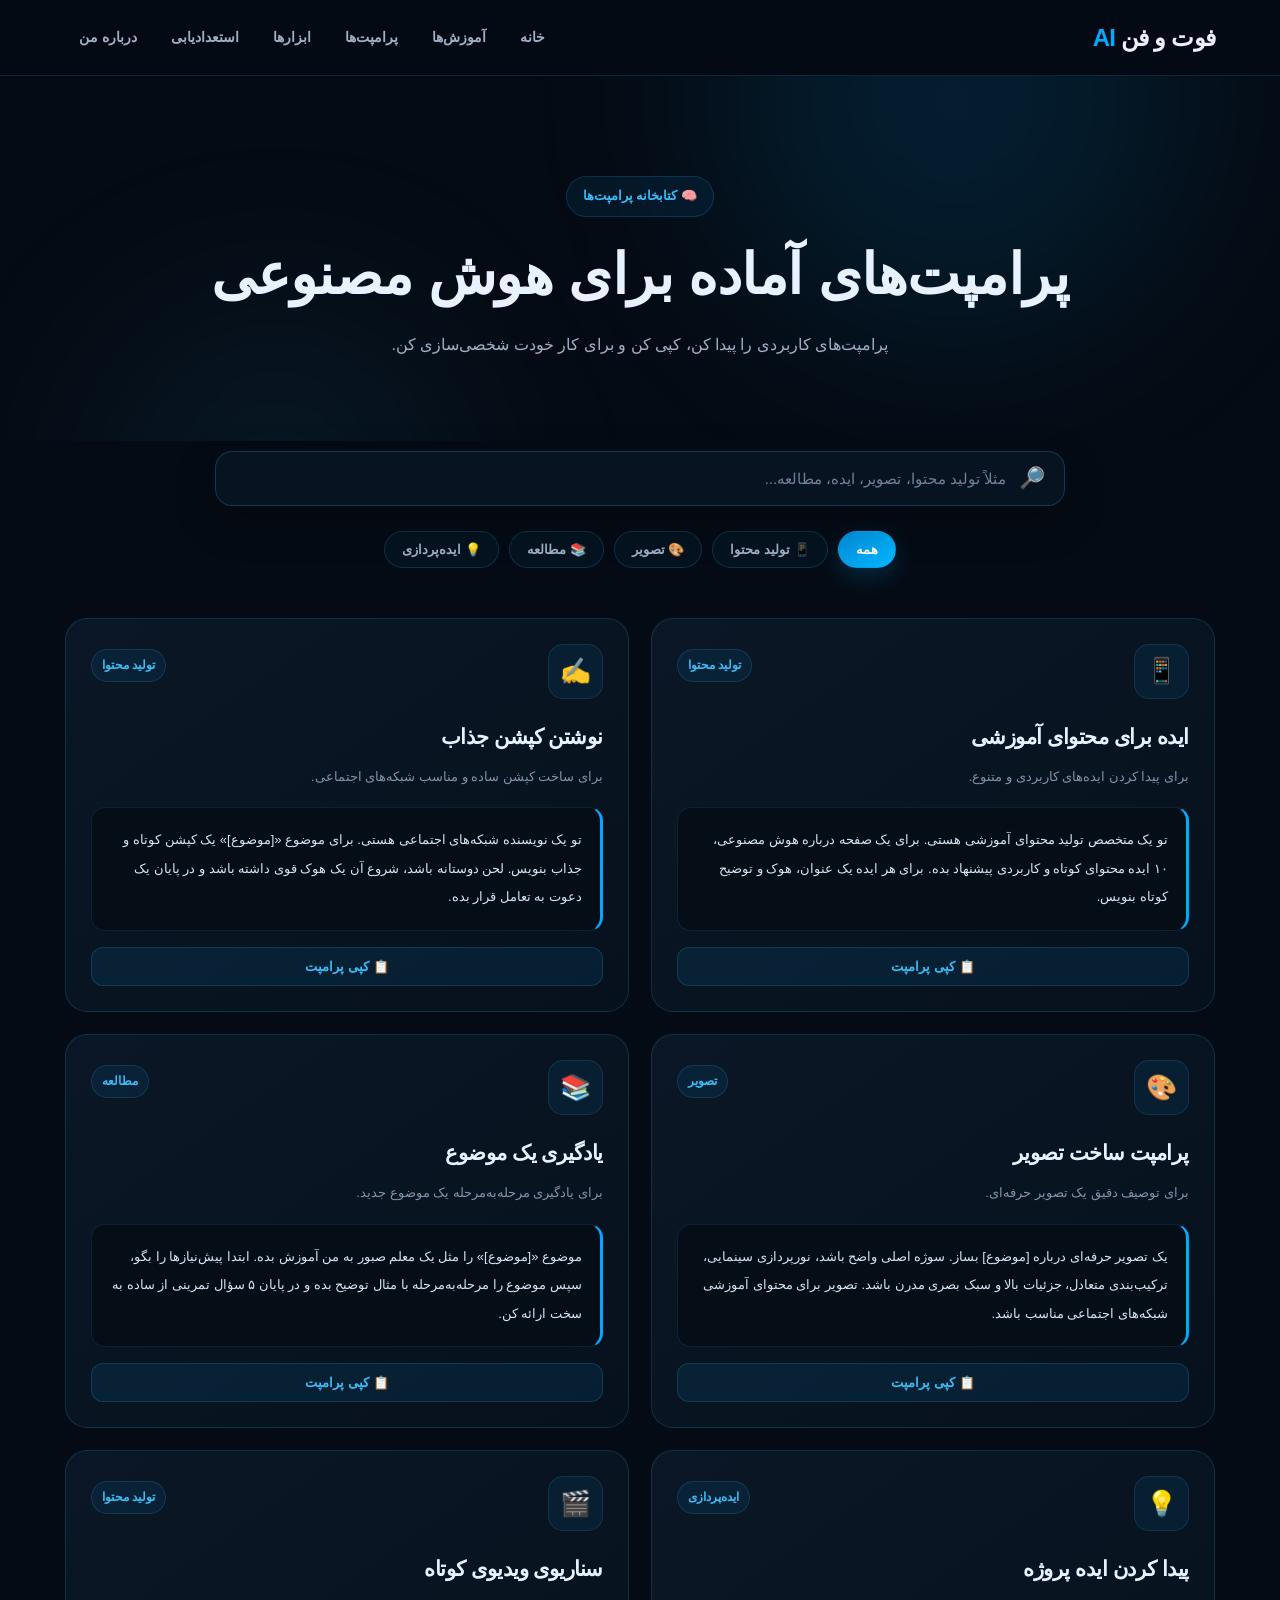
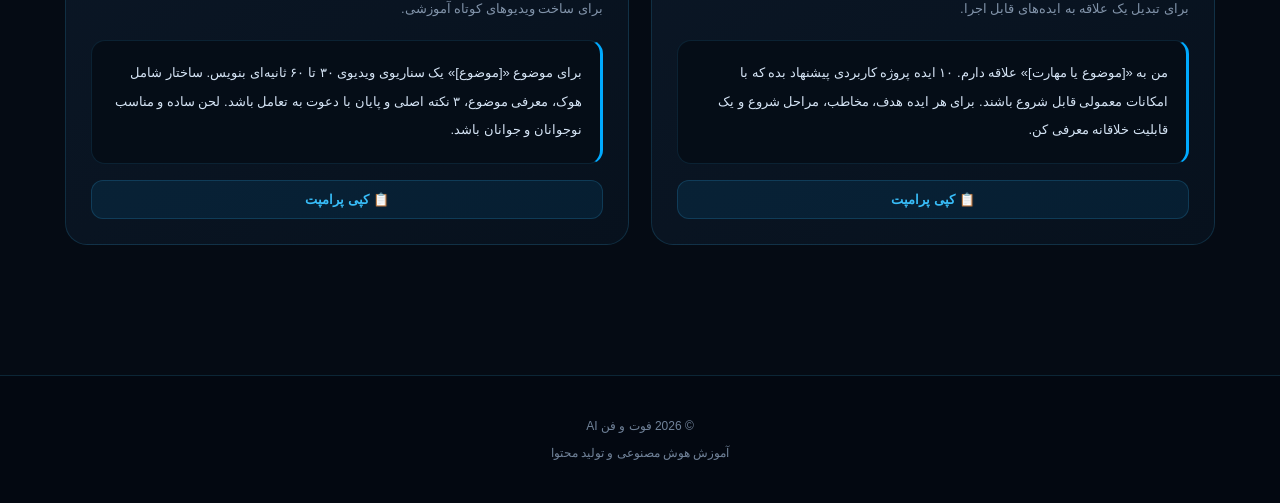
<file: prompt.html>
<!DOCTYPE html>
<html lang="fa" dir="rtl">
<head>
    <meta charset="UTF-8">
    <meta name="viewport" content="width=device-width, initial-scale=1.0">
    <meta name="description" content="کتابخانه پرامپت‌های کاربردی هوش مصنوعی در فوت و فن AI">
    <meta http-equiv="Content-Security-Policy" content="default-src 'self'; script-src 'self'; object-src 'none'; base-uri 'self'; form-action 'self'; frame-ancestors 'none'; style-src 'self' 'unsafe-inline' https://fonts.googleapis.com; font-src 'self' https://fonts.gstatic.com; img-src 'self' data:; connect-src 'self';">
    <title>پرامپت‌های کاربردی | فوت و فن AI</title>
    <link rel="stylesheet" href="css/style.css">
</head>
<body>
<header class="header">
    <div class="container navbar">
        <a href="index.html" class="logo">فوت و فن <span>AI</span></a>
        <nav>
            <a href="index.html">خانه</a>
            <a href="lessons.html">آموزش‌ها</a>
            <a href="prompt.html">پرامپت‌ها</a>
            <a href="tools.html">ابزارها</a>
            <a href="talent.html">استعدادیابی</a>
            <a href="about.html">درباره من</a>
        </nav>
    </div>
</header>

<main>
<section class="hero">
    <div class="container">
        <div class="section-title">
            <span>🧠 کتابخانه پرامپت‌ها</span>
            <h1>پرامپت‌های آماده برای هوش مصنوعی</h1>
            <p>پرامپت‌های کاربردی را پیدا کن، کپی کن و برای کار خودت شخصی‌سازی کن.</p>
        </div>
    </div>
</section>

<section class="prompt-search">
    <div class="container">
        <div class="search-box">
            <span class="search-icon">🔎</span>
            <input id="promptSearch" type="search" placeholder="مثلاً تولید محتوا، تصویر، ایده، مطالعه..." autocomplete="off">
        </div>
    </div>
</section>

<section class="prompt-categories">
    <div class="container">
        <div class="category-buttons">
            <button class="category-btn active" data-category="all">همه</button>
            <button class="category-btn" data-category="content">📱 تولید محتوا</button>
            <button class="category-btn" data-category="image">🎨 تصویر</button>
            <button class="category-btn" data-category="study">📚 مطالعه</button>
            <button class="category-btn" data-category="ideas">💡 ایده‌پردازی</button>
        </div>
    </div>
</section>

<section class="prompt-section">
    <div class="container">
        <div class="prompt-grid">
            <article class="prompt-card" data-category="content" data-search="تولید محتوا پست کپشن شبکه اجتماعی">
                <div class="prompt-card-header"><div class="prompt-icon">📱</div><span class="level">تولید محتوا</span></div>
                <h3>ایده برای محتوای آموزشی</h3>
                <p>برای پیدا کردن ایده‌های کاربردی و متنوع.</p>
                <div class="prompt-text">تو یک متخصص تولید محتوای آموزشی هستی. برای یک صفحه درباره هوش مصنوعی، ۱۰ ایده محتوای کوتاه و کاربردی پیشنهاد بده. برای هر ایده یک عنوان، هوک و توضیح کوتاه بنویس.</div>
                <button class="copy-prompt">📋 کپی پرامپت</button>
            </article>

            <article class="prompt-card" data-category="content" data-search="کپشن پست شبکه اجتماعی متن">
                <div class="prompt-card-header"><div class="prompt-icon">✍️</div><span class="level">تولید محتوا</span></div>
                <h3>نوشتن کپشن جذاب</h3>
                <p>برای ساخت کپشن ساده و مناسب شبکه‌های اجتماعی.</p>
                <div class="prompt-text">تو یک نویسنده شبکه‌های اجتماعی هستی. برای موضوع «[موضوع]» یک کپشن کوتاه و جذاب بنویس. لحن دوستانه باشد، شروع آن یک هوک قوی داشته باشد و در پایان یک دعوت به تعامل قرار بده.</div>
                <button class="copy-prompt">📋 کپی پرامپت</button>
            </article>

            <article class="prompt-card" data-category="image" data-search="تصویر عکس تولید تصویر پرامپت تصویر">
                <div class="prompt-card-header"><div class="prompt-icon">🎨</div><span class="level">تصویر</span></div>
                <h3>پرامپت ساخت تصویر</h3>
                <p>برای توصیف دقیق یک تصویر حرفه‌ای.</p>
                <div class="prompt-text">یک تصویر حرفه‌ای درباره [موضوع] بساز. سوژه اصلی واضح باشد، نورپردازی سینمایی، ترکیب‌بندی متعادل، جزئیات بالا و سبک بصری مدرن باشد. تصویر برای محتوای آموزشی شبکه‌های اجتماعی مناسب باشد.</div>
                <button class="copy-prompt">📋 کپی پرامپت</button>
            </article>

            <article class="prompt-card" data-category="study" data-search="درس مطالعه تحقیق خلاصه آموزش">
                <div class="prompt-card-header"><div class="prompt-icon">📚</div><span class="level">مطالعه</span></div>
                <h3>یادگیری یک موضوع</h3>
                <p>برای یادگیری مرحله‌به‌مرحله یک موضوع جدید.</p>
                <div class="prompt-text">موضوع «[موضوع]» را مثل یک معلم صبور به من آموزش بده. ابتدا پیش‌نیازها را بگو، سپس موضوع را مرحله‌به‌مرحله با مثال توضیح بده و در پایان ۵ سؤال تمرینی از ساده به سخت ارائه کن.</div>
                <button class="copy-prompt">📋 کپی پرامپت</button>
            </article>

            <article class="prompt-card" data-category="ideas" data-search="ایده ایده پردازی پروژه خلاقیت">
                <div class="prompt-card-header"><div class="prompt-icon">💡</div><span class="level">ایده‌پردازی</span></div>
                <h3>پیدا کردن ایده پروژه</h3>
                <p>برای تبدیل یک علاقه به ایده‌های قابل اجرا.</p>
                <div class="prompt-text">من به «[موضوع یا مهارت]» علاقه دارم. ۱۰ ایده پروژه کاربردی پیشنهاد بده که با امکانات معمولی قابل شروع باشند. برای هر ایده هدف، مخاطب، مراحل شروع و یک قابلیت خلاقانه معرفی کن.</div>
                <button class="copy-prompt">📋 کپی پرامپت</button>
            </article>

            <article class="prompt-card" data-category="content" data-search="سناریو ویدیو تولید محتوا ریلز">
                <div class="prompt-card-header"><div class="prompt-icon">🎬</div><span class="level">تولید محتوا</span></div>
                <h3>سناریوی ویدیوی کوتاه</h3>
                <p>برای ساخت ویدیوهای کوتاه آموزشی.</p>
                <div class="prompt-text">برای موضوع «[موضوع]» یک سناریوی ویدیوی ۳۰ تا ۶۰ ثانیه‌ای بنویس. ساختار شامل هوک، معرفی موضوع، ۳ نکته اصلی و پایان با دعوت به تعامل باشد. لحن ساده و مناسب نوجوانان و جوانان باشد.</div>
                <button class="copy-prompt">📋 کپی پرامپت</button>
            </article>
        </div>
        <div id="promptNoResults" class="no-results" hidden>😕 پرامپتی با این عبارت پیدا نشد.</div>
    </div>
</section>
</main>

<footer><div class="container"><p>© 2026 فوت و فن AI</p><p>آموزش هوش مصنوعی و تولید محتوا</p></div></footer>
<script src="js/prompt.js"></script>
</body>
</html>
</file>
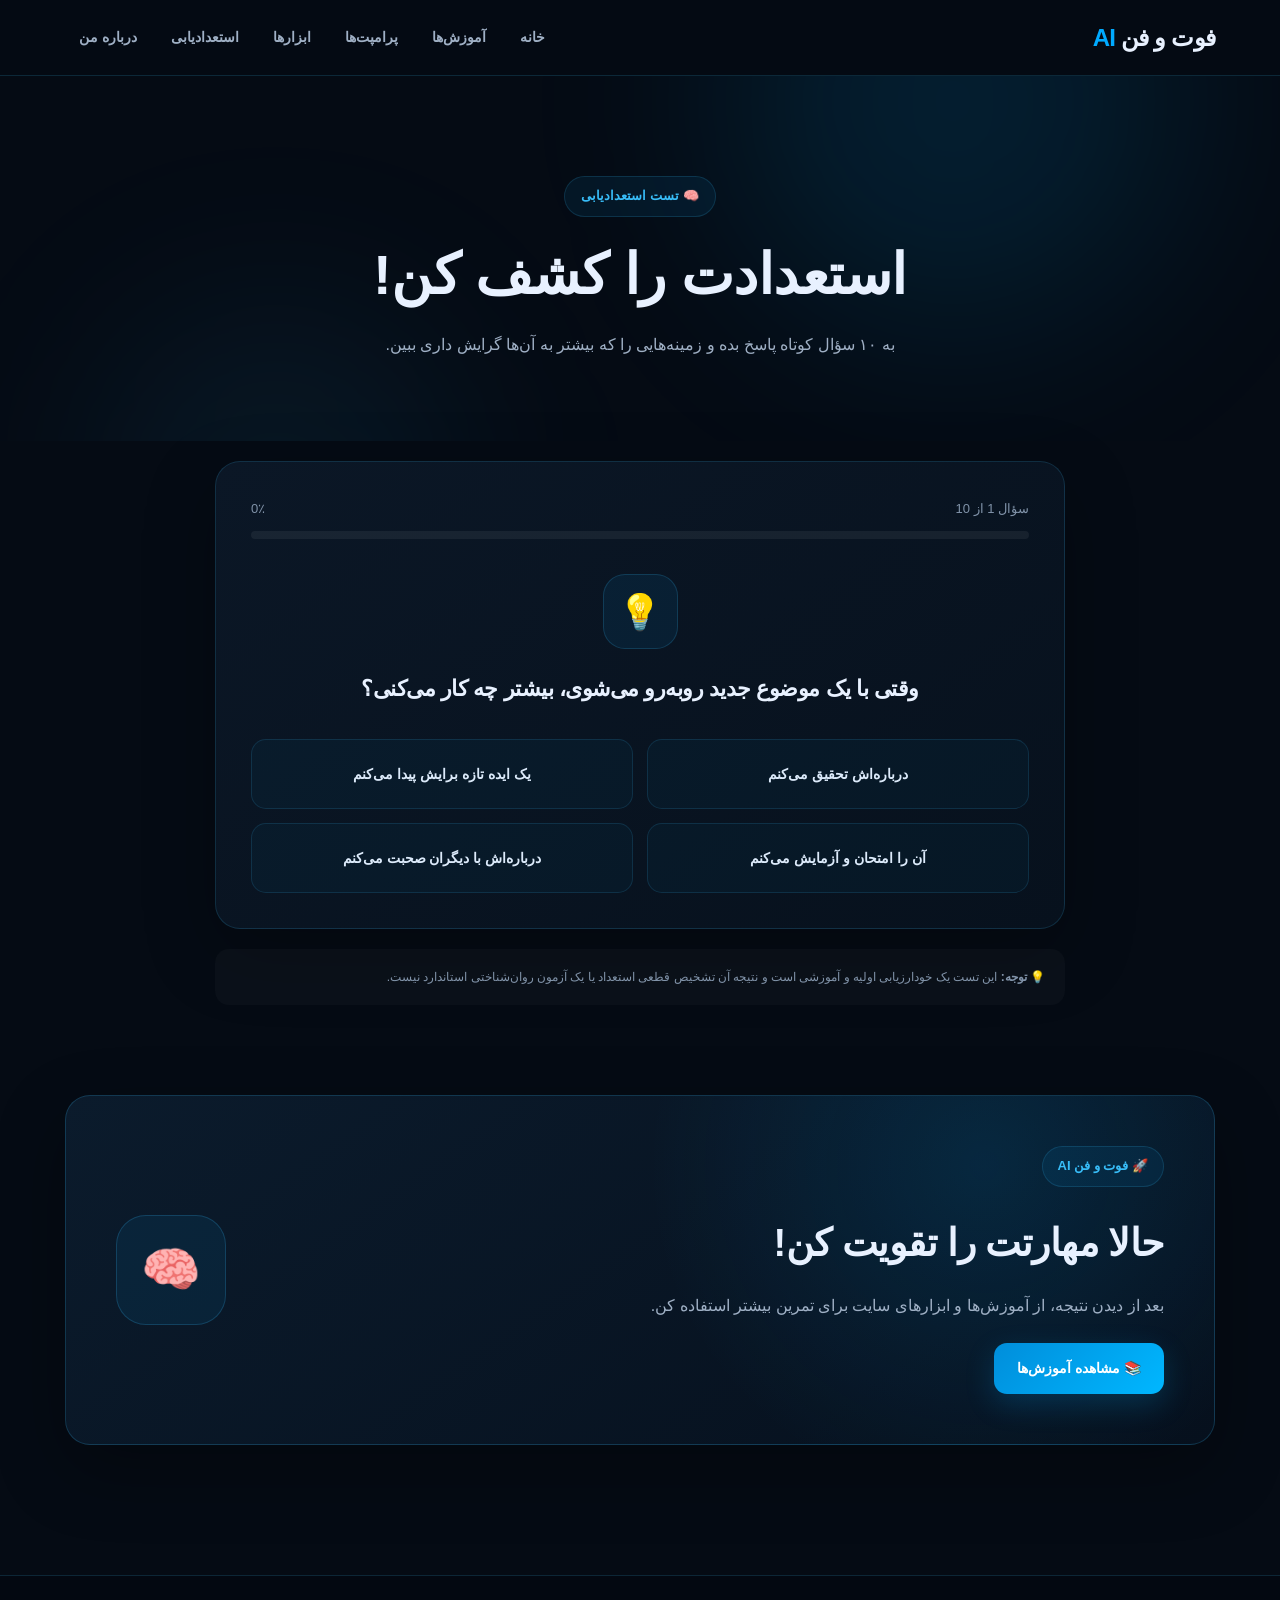
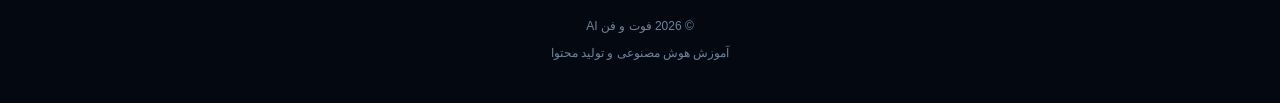
<file: talent.html>
<!DOCTYPE html>
<html lang="fa" dir="rtl">
<head>
    <meta charset="UTF-8">
    <meta name="viewport" content="width=device-width, initial-scale=1.0">
    <meta name="description" content="تست استعدادیابی اولیه در زمینه‌های خلاقیت، فناوری، تحقیق و ارتباطات">
    <meta http-equiv="Content-Security-Policy" content="default-src 'self'; script-src 'self'; object-src 'none'; base-uri 'self'; form-action 'self'; frame-ancestors 'none'; style-src 'self' 'unsafe-inline' https://fonts.googleapis.com; font-src 'self' https://fonts.gstatic.com; img-src 'self' data:; connect-src 'self';">
    <title>استعدادیابی | فوت و فن AI</title>
    <link rel="stylesheet" href="css/style.css">
</head>
<body>
<header class="header"><div class="container navbar">
    <a href="index.html" class="logo">فوت و فن <span>AI</span></a>
    <nav>
        <a href="index.html">خانه</a><a href="lessons.html">آموزش‌ها</a><a href="prompt.html">پرامپت‌ها</a><a href="tools.html">ابزارها</a><a href="talent.html">استعدادیابی</a><a href="about.html">درباره من</a>
    </nav>
</div></header>
<main>
<section class="hero"><div class="container"><div class="section-title"><span>🧠 تست استعدادیابی</span><h1>استعدادت را کشف کن!</h1><p>به ۱۰ سؤال کوتاه پاسخ بده و زمینه‌هایی را که بیشتر به آن‌ها گرایش داری ببین.</p></div></div></section>
<section class="talent-section"><div class="container"><div class="talent-card">
    <div class="talent-progress"><div class="progress-info"><span id="questionNumber">سؤال ۱ از ۱۰</span><span id="progressPercent">۰٪</span></div><div class="progress-bar"><div id="progressFill" class="progress-fill"></div></div></div>
    <div id="questionArea"><div id="questionIcon" class="question-icon">💡</div><h2 id="questionText">در حال آماده‌سازی سؤال...</h2><div id="answers" class="answers"></div></div>
    <div id="resultArea" class="talent-result" hidden><div class="result-icon">🎉</div><h2>نتیجه استعدادیابی تو</h2><p id="resultIntro">بر اساس پاسخ‌هایت، این زمینه‌ها برایت مناسب‌تر به نظر می‌رسند:</p><div id="resultList" class="result-list"></div><button id="restartButton" class="btn primary">🔄 انجام دوباره تست</button></div>
</div><div class="talent-note">💡 <strong>توجه:</strong> این تست یک خودارزیابی اولیه و آموزشی است و نتیجه آن تشخیص قطعی استعداد یا یک آزمون روان‌شناختی استاندارد نیست.</div></div></section>
<section class="channel-section"><div class="container"><div class="channel-box"><div class="channel-content"><span class="badge">🚀 فوت و فن AI</span><h2>حالا مهارتت را تقویت کن!</h2><p>بعد از دیدن نتیجه، از آموزش‌ها و ابزارهای سایت برای تمرین بیشتر استفاده کن.</p><a href="lessons.html" class="btn primary">📚 مشاهده آموزش‌ها</a></div><div class="channel-icon">🧠</div></div></div></section>
</main>
<footer><div class="container"><p>© 2026 فوت و فن AI</p><p>آموزش هوش مصنوعی و تولید محتوا</p></div></footer>
<script src="js/talent.js"></script>
</body>
</html>
</file>
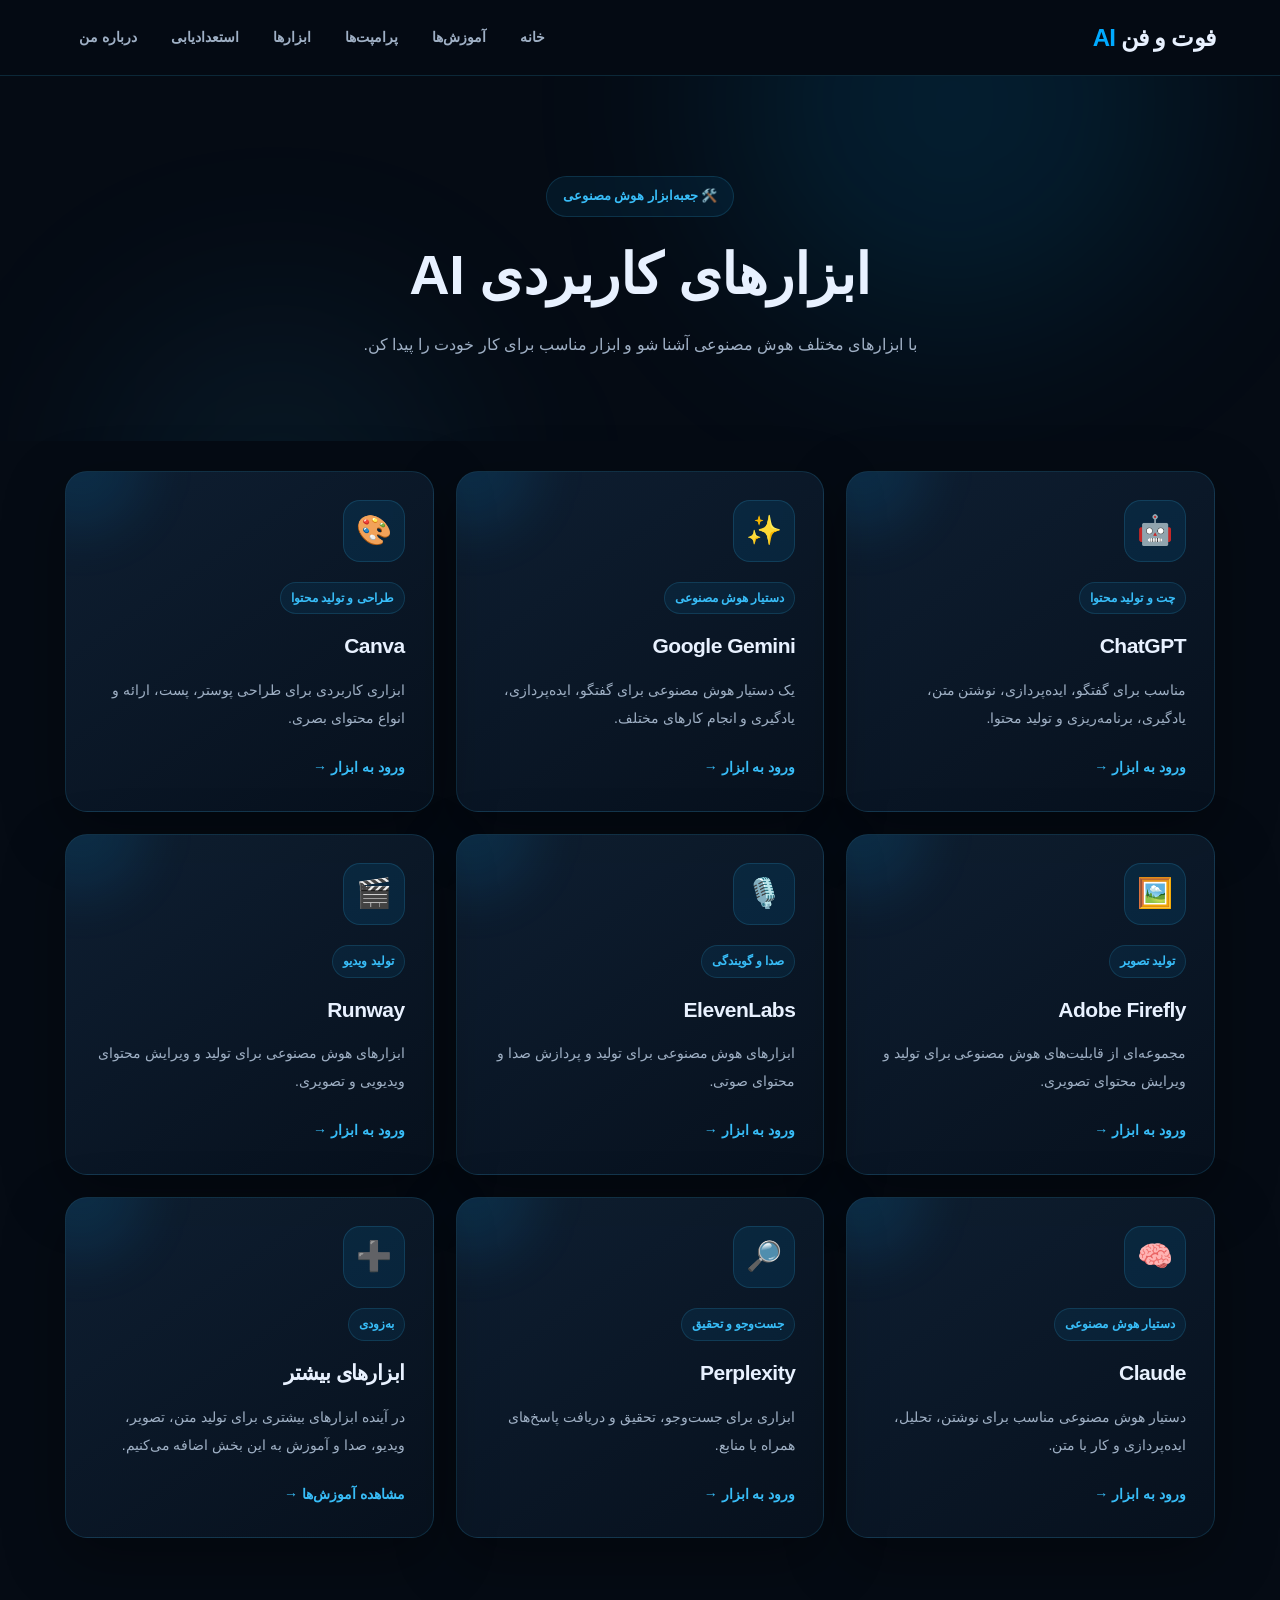
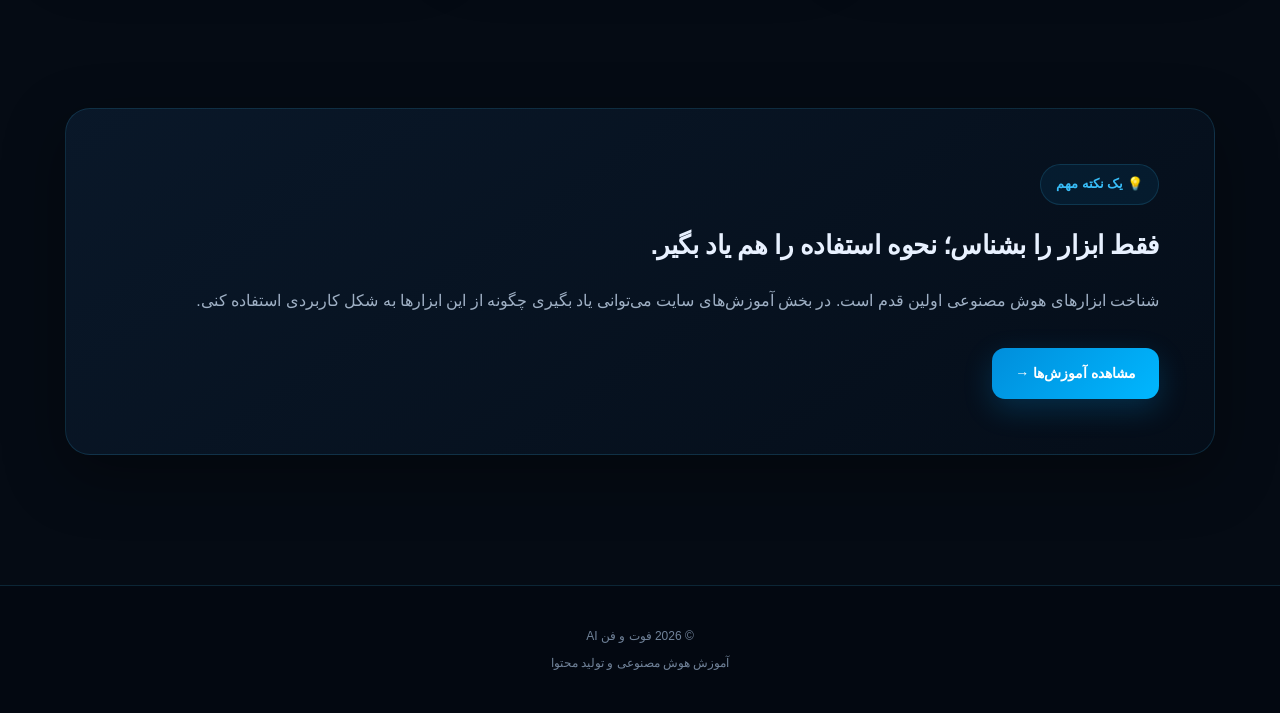
<file: tools.html>
<!DOCTYPE html>
<html lang="fa" dir="rtl">

<head>
    <meta charset="UTF-8">
        <meta http-equiv="Content-Security-Policy" content="default-src 'self'; script-src 'self'; object-src 'none'; base-uri 'self'; form-action 'self'; frame-ancestors 'none'; style-src 'self' 'unsafe-inline' https://fonts.googleapis.com; font-src 'self' https://fonts.gstatic.com; img-src 'self' data:; connect-src 'self';">
    <meta name="viewport" content="width=device-width, initial-scale=1.0">

    <title>ابزارهای هوش مصنوعی | فوت و فن AI</title>

    <link rel="stylesheet" href="css/style.css">
</head>

<body>

<header class="header">

    <div class="container navbar">

        <div class="logo">
            فوت و فن <span>AI</span>
        </div>

        <nav>
            <a href="index.html">خانه</a>
            <a href="lessons.html">آموزش‌ها</a>
            <a href="prompt.html">پرامپت‌ها</a>
            <a href="tools.html">ابزارها</a>
            <a href="talent.html">استعدادیابی</a>
            <a href="about.html">درباره من</a>
        </nav>

    </div>

</header>


<main>

<section class="hero">

    <div class="container">

        <div class="section-title">

            <span>
                🛠️ جعبه‌ابزار هوش مصنوعی
            </span>

            <h1>
                ابزارهای کاربردی AI
            </h1>

            <p>
                با ابزارهای مختلف هوش مصنوعی آشنا شو و ابزار مناسب
                برای کار خودت را پیدا کن.
            </p>

        </div>

    </div>

</section>


<section class="courses">

    <div class="container">

        <div class="course-grid">


            <!-- ChatGPT -->

            <div class="course-card">

                <div class="course-icon">
                    🤖
                </div>

                <span class="level">
                    چت و تولید محتوا
                </span>

                <h3>
                    ChatGPT
                </h3>

                <p>
                    مناسب برای گفتگو، ایده‌پردازی، نوشتن متن،
                    یادگیری، برنامه‌ریزی و تولید محتوا.
                </p>

                <a href="https://chatgpt.com/" target="_blank" rel="noopener noreferrer">
                    ورود به ابزار →
                </a>

            </div>


            <!-- Gemini -->

            <div class="course-card">

                <div class="course-icon">
                    ✨
                </div>

                <span class="level">
                    دستیار هوش مصنوعی
                </span>

                <h3>
                    Google Gemini
                </h3>

                <p>
                    یک دستیار هوش مصنوعی برای گفتگو،
                    ایده‌پردازی، یادگیری و انجام کارهای مختلف.
                </p>

                <a href="https://gemini.google.com/" target="_blank" rel="noopener noreferrer">
                    ورود به ابزار →
                </a>

            </div>


            <!-- Canva -->

            <div class="course-card">

                <div class="course-icon">
                    🎨
                </div>

                <span class="level">
                    طراحی و تولید محتوا
                </span>

                <h3>
                    Canva
                </h3>

                <p>
                    ابزاری کاربردی برای طراحی پوستر،
                    پست، ارائه و انواع محتوای بصری.
                </p>

                <a href="https://www.canva.com/" target="_blank" rel="noopener noreferrer">
                    ورود به ابزار →
                </a>

            </div>


            <!-- Adobe Firefly -->

            <div class="course-card">

                <div class="course-icon">
                    🖼️
                </div>

                <span class="level">
                    تولید تصویر
                </span>

                <h3>
                    Adobe Firefly
                </h3>

                <p>
                    مجموعه‌ای از قابلیت‌های هوش مصنوعی
                    برای تولید و ویرایش محتوای تصویری.
                </p>

                <a href="https://firefly.adobe.com/" target="_blank" rel="noopener noreferrer">
                    ورود به ابزار →
                </a>

            </div>


            <!-- ElevenLabs -->

            <div class="course-card">

                <div class="course-icon">
                    🎙️
                </div>

                <span class="level">
                    صدا و گویندگی
                </span>

                <h3>
                    ElevenLabs
                </h3>

                <p>
                    ابزارهای هوش مصنوعی برای تولید و پردازش
                    صدا و محتوای صوتی.
                </p>

                <a href="https://elevenlabs.io/" target="_blank" rel="noopener noreferrer">
                    ورود به ابزار →
                </a>

            </div>


            <!-- Runway -->

            <div class="course-card">

                <div class="course-icon">
                    🎬
                </div>

                <span class="level">
                    تولید ویدیو
                </span>

                <h3>
                    Runway
                </h3>

                <p>
                    ابزارهای هوش مصنوعی برای تولید و ویرایش
                    محتوای ویدیویی و تصویری.
                </p>

                <a href="https://runwayml.com/" target="_blank" rel="noopener noreferrer">
                    ورود به ابزار →
                </a>

            </div>


            <!-- Claude -->

            <div class="course-card">

                <div class="course-icon">
                    🧠
                </div>

                <span class="level">
                    دستیار هوش مصنوعی
                </span>

                <h3>
                    Claude
                </h3>

                <p>
                    دستیار هوش مصنوعی مناسب برای نوشتن،
                    تحلیل، ایده‌پردازی و کار با متن.
                </p>

                <a href="https://claude.ai/" target="_blank" rel="noopener noreferrer">
                    ورود به ابزار →
                </a>

            </div>


            <!-- Perplexity -->

            <div class="course-card">

                <div class="course-icon">
                    🔎
                </div>

                <span class="level">
                    جست‌وجو و تحقیق
                </span>

                <h3>
                    Perplexity
                </h3>

                <p>
                    ابزاری برای جست‌وجو، تحقیق و دریافت
                    پاسخ‌های همراه با منابع.
                </p>

                <a href="https://www.perplexity.ai/" target="_blank" rel="noopener noreferrer">
                    ورود به ابزار →
                </a>

            </div>


            <!-- More tools -->

            <div class="course-card">

                <div class="course-icon">
                    ➕
                </div>

                <span class="level">
                    به‌زودی
                </span>

                <h3>
                    ابزارهای بیشتر
                </h3>

                <p>
                    در آینده ابزارهای بیشتری برای تولید متن،
                    تصویر، ویدیو، صدا و آموزش به این بخش اضافه می‌کنیم.
                </p>

                <a href="lessons.html">
                    مشاهده آموزش‌ها →
                </a>

            </div>


        </div>

    </div>

</section>


<section class="about-section">

    <div class="container">

        <div class="about-box">

            <span class="badge">
                💡 یک نکته مهم
            </span>

            <h2>
                فقط ابزار را بشناس؛ نحوه استفاده را هم یاد بگیر.
            </h2>

            <p>
                شناخت ابزارهای هوش مصنوعی اولین قدم است.
                در بخش آموزش‌های سایت می‌توانی یاد بگیری
                چگونه از این ابزارها به شکل کاربردی استفاده کنی.
            </p>

            <br>

            <a href="lessons.html" class="btn primary">
                مشاهده آموزش‌ها →
            </a>

        </div>

    </div>

</section>

</main>


<footer>

    <div class="container">

        <p>
            © 2026 فوت و فن AI
        </p>

        <p>
            آموزش هوش مصنوعی و تولید محتوا
        </p>

    </div>

</footer>

</body>

</html>
</file>
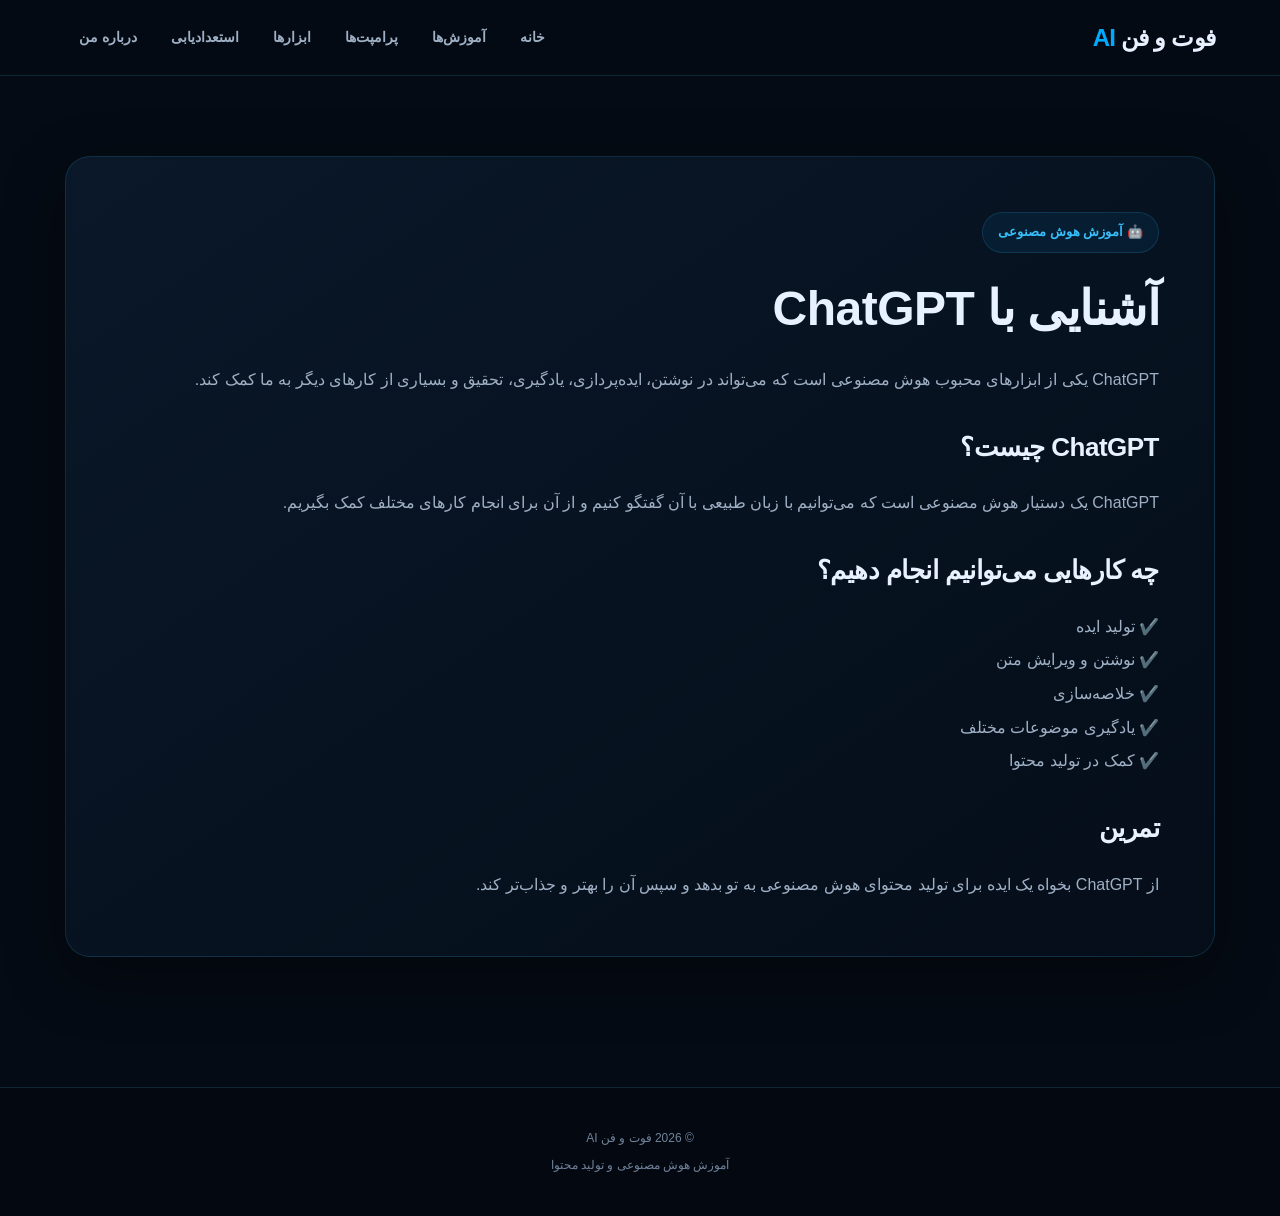
<file: lessons/chatgpt.html>
<!DOCTYPE html>
<html lang="fa" dir="rtl">

<head>

    <meta charset="UTF-8">

        <meta http-equiv="Content-Security-Policy" content="default-src 'self'; script-src 'self'; object-src 'none'; base-uri 'self'; form-action 'self'; frame-ancestors 'none'; style-src 'self' 'unsafe-inline' https://fonts.googleapis.com; font-src 'self' https://fonts.gstatic.com; img-src 'self' data:; connect-src 'self';">
    <meta name="viewport" content="width=device-width, initial-scale=1.0">

    <title>آموزش ChatGPT | فوت و فن AI</title>

    <link rel="stylesheet" href="../css/style.css">

</head>

<body>


<header class="header">

    <div class="container navbar">

        <div class="logo">
            فوت و فن <span>AI</span>
        </div>

        <nav>

            <a href="../index.html">
                خانه
            </a>

            <a href="../lessons.html">
                آموزش‌ها
            </a>

            <a href="../prompt.html">
                پرامپت‌ها
            </a>

            <a href="../tools.html">
                ابزارها
            </a>

            <a href="../talent.html">
                استعدادیابی
            </a>

            <a href="../about.html">
                درباره من
            </a>

        </nav>

    </div>

</header>


<main>

<section class="about-section">

<div class="container">

<div class="about-box">

<span class="badge">
🤖 آموزش هوش مصنوعی
</span>

<h1>
آشنایی با ChatGPT
</h1>

<p>

ChatGPT یکی از ابزارهای محبوب هوش مصنوعی است
که می‌تواند در نوشتن، ایده‌پردازی، یادگیری،
تحقیق و بسیاری از کارهای دیگر به ما کمک کند.

</p>

<br>

<h2>
ChatGPT چیست؟
</h2>

<p>

ChatGPT یک دستیار هوش مصنوعی است که می‌توانیم
با زبان طبیعی با آن گفتگو کنیم و از آن برای
انجام کارهای مختلف کمک بگیریم.

</p>

<br>

<h2>
چه کارهایی می‌توانیم انجام دهیم؟
</h2>

<p>

✔️ تولید ایده

<br>

✔️ نوشتن و ویرایش متن

<br>

✔️ خلاصه‌سازی

<br>

✔️ یادگیری موضوعات مختلف

<br>

✔️ کمک در تولید محتوا

</p>

<br>

<h2>
تمرین
</h2>

<p>

از ChatGPT بخواه یک ایده برای تولید محتوای
هوش مصنوعی به تو بدهد و سپس آن را بهتر و جذاب‌تر کند.

</p>

</div>

</div>

</section>

</main>


<footer>

<div class="container">

<p>
© 2026 فوت و فن AI
</p>

<p>
آموزش هوش مصنوعی و تولید محتوا
</p>

</div>

</footer>


</body>

</html>
</file>
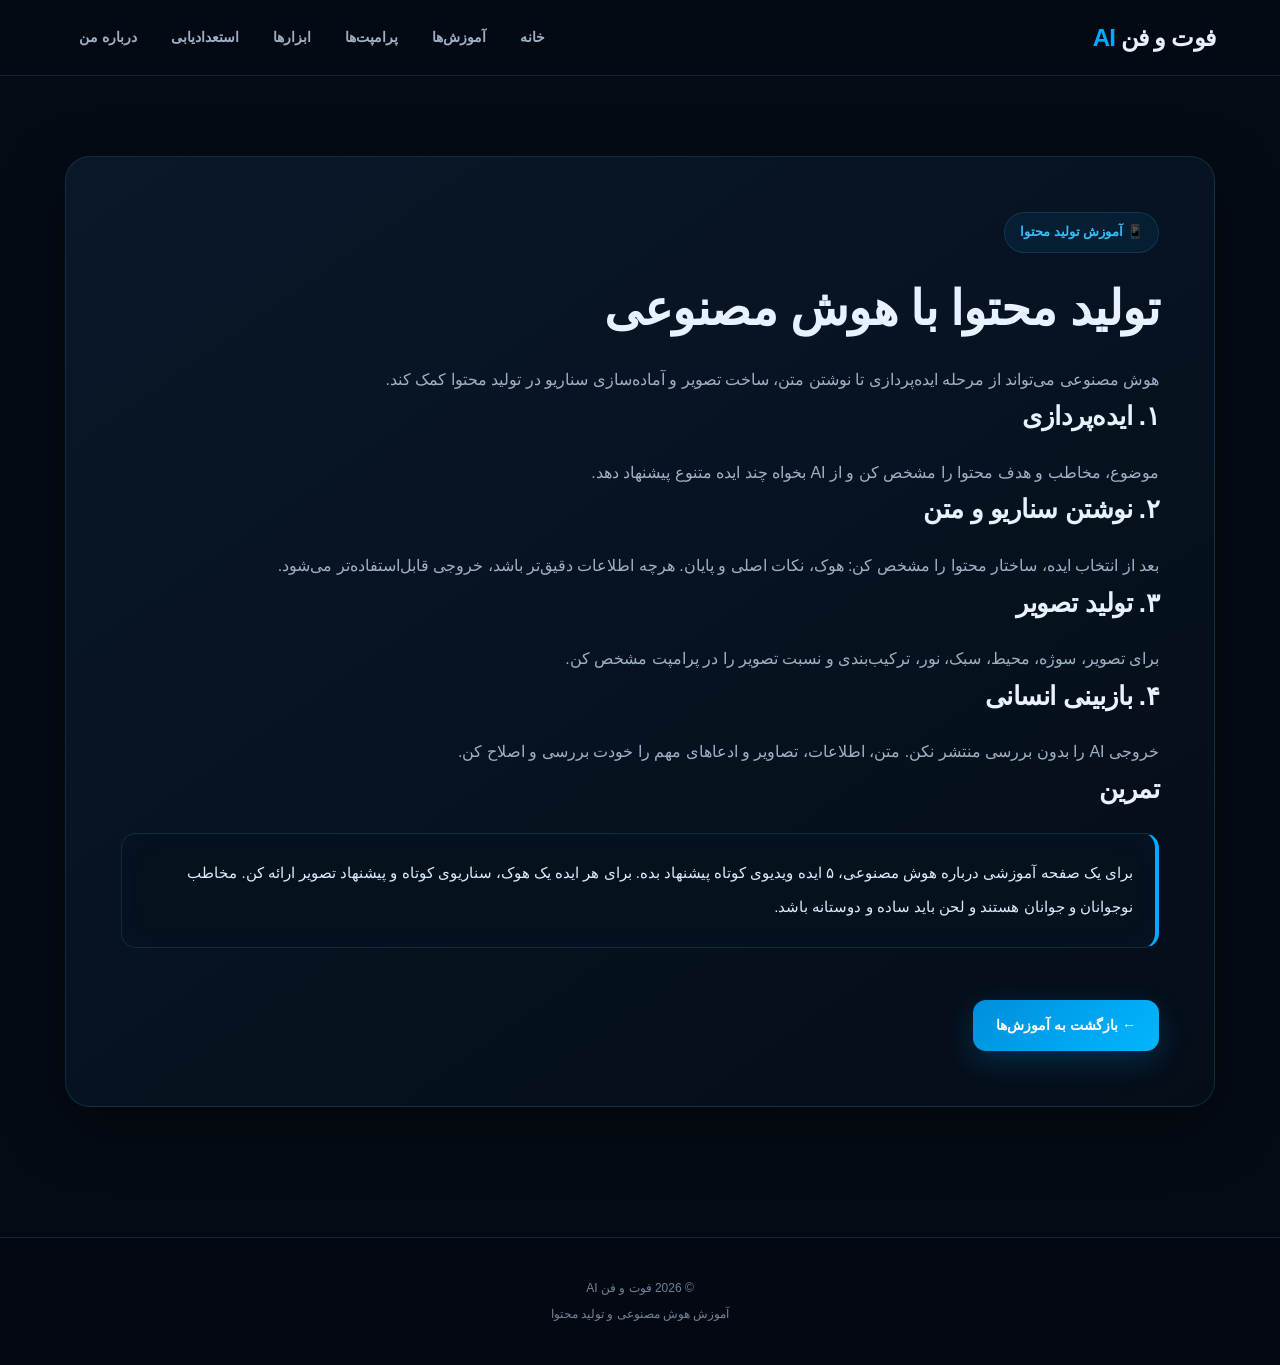
<file: lessons/content-ai.html>
<!DOCTYPE html>
<html lang="fa" dir="rtl">
<head>
    <meta charset="UTF-8">
    <meta name="viewport" content="width=device-width, initial-scale=1.0">
    <meta name="description" content="آموزش تولید محتوا با هوش مصنوعی">
    <meta http-equiv="Content-Security-Policy" content="default-src 'self'; script-src 'self'; object-src 'none'; base-uri 'self'; form-action 'self'; frame-ancestors 'none'; style-src 'self' 'unsafe-inline' https://fonts.googleapis.com; font-src 'self' https://fonts.gstatic.com; img-src 'self' data:; connect-src 'self';">
    <title>تولید محتوا با AI | فوت و فن AI</title>
    <link rel="stylesheet" href="../css/style.css">
</head>
<body>
<header class="header"><div class="container navbar"><a href="../index.html" class="logo">فوت و فن <span>AI</span></a><nav><a href="../index.html">خانه</a><a href="../lessons.html">آموزش‌ها</a><a href="../prompt.html">پرامپت‌ها</a><a href="../tools.html">ابزارها</a><a href="../talent.html">استعدادیابی</a><a href="../about.html">درباره من</a></nav></div></header>
<main><section class="about-section"><div class="container"><div class="about-box">
<span class="badge">📱 آموزش تولید محتوا</span>
<h1>تولید محتوا با هوش مصنوعی</h1>
<p>هوش مصنوعی می‌تواند از مرحله ایده‌پردازی تا نوشتن متن، ساخت تصویر و آماده‌سازی سناریو در تولید محتوا کمک کند.</p>
<h2>۱. ایده‌پردازی</h2><p>موضوع، مخاطب و هدف محتوا را مشخص کن و از AI بخواه چند ایده متنوع پیشنهاد دهد.</p>
<h2>۲. نوشتن سناریو و متن</h2><p>بعد از انتخاب ایده، ساختار محتوا را مشخص کن: هوک، نکات اصلی و پایان. هرچه اطلاعات دقیق‌تر باشد، خروجی قابل‌استفاده‌تر می‌شود.</p>
<h2>۳. تولید تصویر</h2><p>برای تصویر، سوژه، محیط، سبک، نور، ترکیب‌بندی و نسبت تصویر را در پرامپت مشخص کن.</p>
<h2>۴. بازبینی انسانی</h2><p>خروجی AI را بدون بررسی منتشر نکن. متن، اطلاعات، تصاویر و ادعاهای مهم را خودت بررسی و اصلاح کن.</p>
<h2>تمرین</h2><div class="prompt-example">برای یک صفحه آموزشی درباره هوش مصنوعی، ۵ ایده ویدیوی کوتاه پیشنهاد بده. برای هر ایده یک هوک، سناریوی کوتاه و پیشنهاد تصویر ارائه کن. مخاطب نوجوانان و جوانان هستند و لحن باید ساده و دوستانه باشد.</div>
<br><a href="../lessons.html" class="btn primary">← بازگشت به آموزش‌ها</a>
</div></div></section></main>
<footer><div class="container"><p>© 2026 فوت و فن AI</p><p>آموزش هوش مصنوعی و تولید محتوا</p></div></footer>
</body>
</html>
</file>
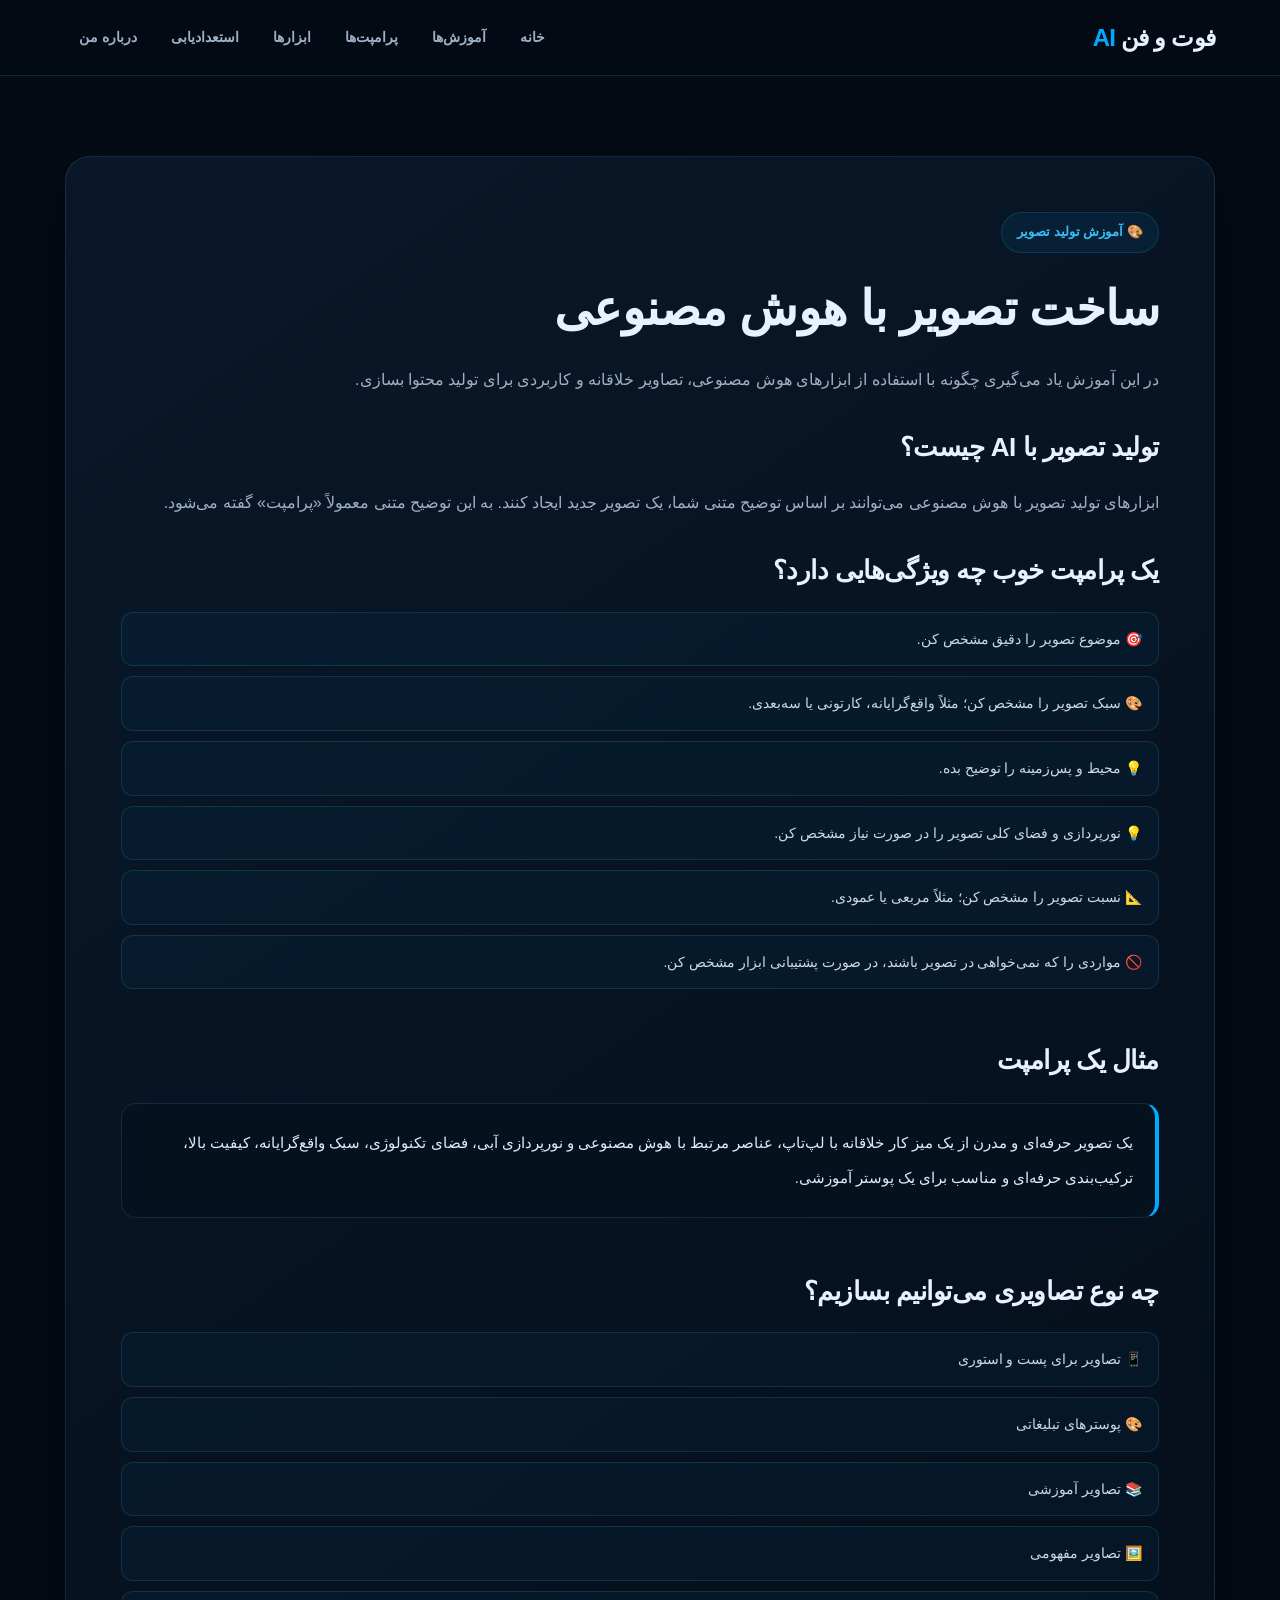
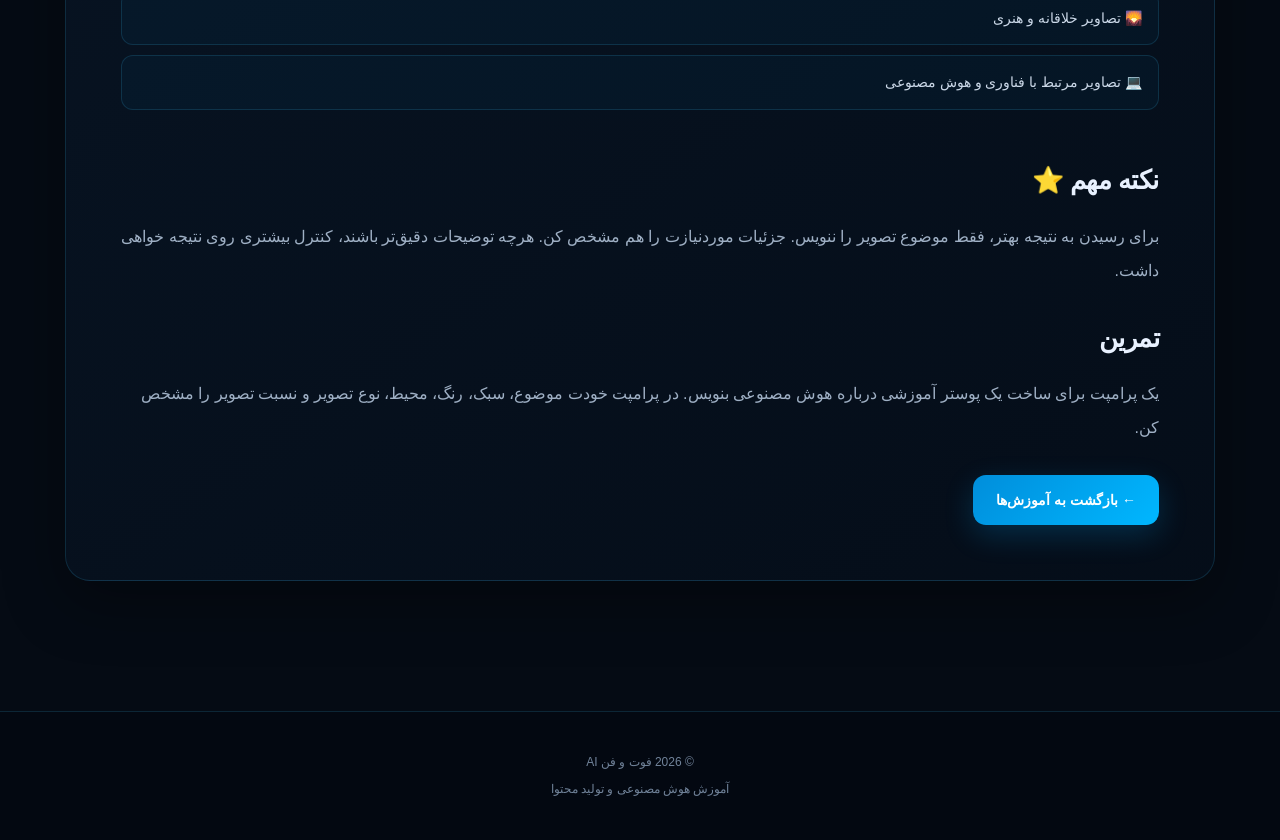
<file: lessons/image-ai.html>
<!DOCTYPE html>
<html lang="fa" dir="rtl">

<head>
    <meta charset="UTF-8">
        <meta http-equiv="Content-Security-Policy" content="default-src 'self'; script-src 'self'; object-src 'none'; base-uri 'self'; form-action 'self'; frame-ancestors 'none'; style-src 'self' 'unsafe-inline' https://fonts.googleapis.com; font-src 'self' https://fonts.gstatic.com; img-src 'self' data:; connect-src 'self';">
    <meta name="viewport" content="width=device-width, initial-scale=1.0">

    <title>آموزش ساخت تصویر با هوش مصنوعی | فوت و فن AI</title>

    <link rel="stylesheet" href="../css/style.css">
</head>

<body>

<header class="header">
    <div class="container navbar">

        <div class="logo">
            فوت و فن <span>AI</span>
        </div>

        <nav>
            <a href="../index.html">خانه</a>
            <a href="../lessons.html">آموزش‌ها</a>
            <a href="../prompt.html">پرامپت‌ها</a>
            <a href="../tools.html">ابزارها</a>
            <a href="../talent.html">استعدادیابی</a>
            <a href="../about.html">درباره من</a>
        </nav>

    </div>
</header>

<main>

<section class="about-section">

    <div class="container">

        <div class="about-box">

            <span class="badge">
                🎨 آموزش تولید تصویر
            </span>

            <h1>
                ساخت تصویر با هوش مصنوعی
            </h1>

            <p>
                در این آموزش یاد می‌گیری چگونه با استفاده از ابزارهای
                هوش مصنوعی، تصاویر خلاقانه و کاربردی برای تولید محتوا بسازی.
            </p>

            <br>

            <h2>
                تولید تصویر با AI چیست؟
            </h2>

            <p>
                ابزارهای تولید تصویر با هوش مصنوعی می‌توانند بر اساس
                توضیح متنی شما، یک تصویر جدید ایجاد کنند.
                به این توضیح متنی معمولاً «پرامپت» گفته می‌شود.
            </p>

            <br>

            <h2>
                یک پرامپت خوب چه ویژگی‌هایی دارد؟
            </h2>

            <ul class="lesson-list">

                <li>🎯 موضوع تصویر را دقیق مشخص کن.</li>

                <li>🎨 سبک تصویر را مشخص کن؛ مثلاً واقع‌گرایانه، کارتونی یا سه‌بعدی.</li>

                <li>💡 محیط و پس‌زمینه را توضیح بده.</li>

                <li>💡 نورپردازی و فضای کلی تصویر را در صورت نیاز مشخص کن.</li>

                <li>📐 نسبت تصویر را مشخص کن؛ مثلاً مربعی یا عمودی.</li>

                <li>🚫 مواردی را که نمی‌خواهی در تصویر باشند، در صورت پشتیبانی ابزار مشخص کن.</li>

            </ul>

            <br>

            <h2>
                مثال یک پرامپت
            </h2>

            <div class="prompt-example">

                یک تصویر حرفه‌ای و مدرن از یک میز کار خلاقانه
                با لپ‌تاپ، عناصر مرتبط با هوش مصنوعی و نورپردازی آبی،
                فضای تکنولوژی، سبک واقع‌گرایانه، کیفیت بالا،
                ترکیب‌بندی حرفه‌ای و مناسب برای یک پوستر آموزشی.

            </div>

            <br>

            <h2>
                چه نوع تصاویری می‌توانیم بسازیم؟
            </h2>

            <ul class="lesson-list">

                <li>📱 تصاویر برای پست و استوری</li>

                <li>🎨 پوسترهای تبلیغاتی</li>

                <li>📚 تصاویر آموزشی</li>

                <li>🖼️ تصاویر مفهومی</li>

                <li>🌄 تصاویر خلاقانه و هنری</li>

                <li>💻 تصاویر مرتبط با فناوری و هوش مصنوعی</li>

            </ul>

            <br>

            <h2>
                نکته مهم ⭐
            </h2>

            <p>
                برای رسیدن به نتیجه بهتر، فقط موضوع تصویر را ننویس.
                جزئیات موردنیازت را هم مشخص کن.
                هرچه توضیحات دقیق‌تر باشند، کنترل بیشتری روی نتیجه خواهی داشت.
            </p>

            <br>

            <h2>
                تمرین
            </h2>

            <p>
                یک پرامپت برای ساخت یک پوستر آموزشی درباره هوش مصنوعی بنویس.
                در پرامپت خودت موضوع، سبک، رنگ، محیط، نوع تصویر و نسبت تصویر
                را مشخص کن.
            </p>

            <br>

            <a href="../lessons.html" class="btn primary">
                ← بازگشت به آموزش‌ها
            </a>

        </div>

    </div>

</section>

</main>

<footer>

    <div class="container">

        <p>© 2026 فوت و فن AI</p>

        <p>آموزش هوش مصنوعی و تولید محتوا</p>

    </div>

</footer>

</body>
</html>
</file>
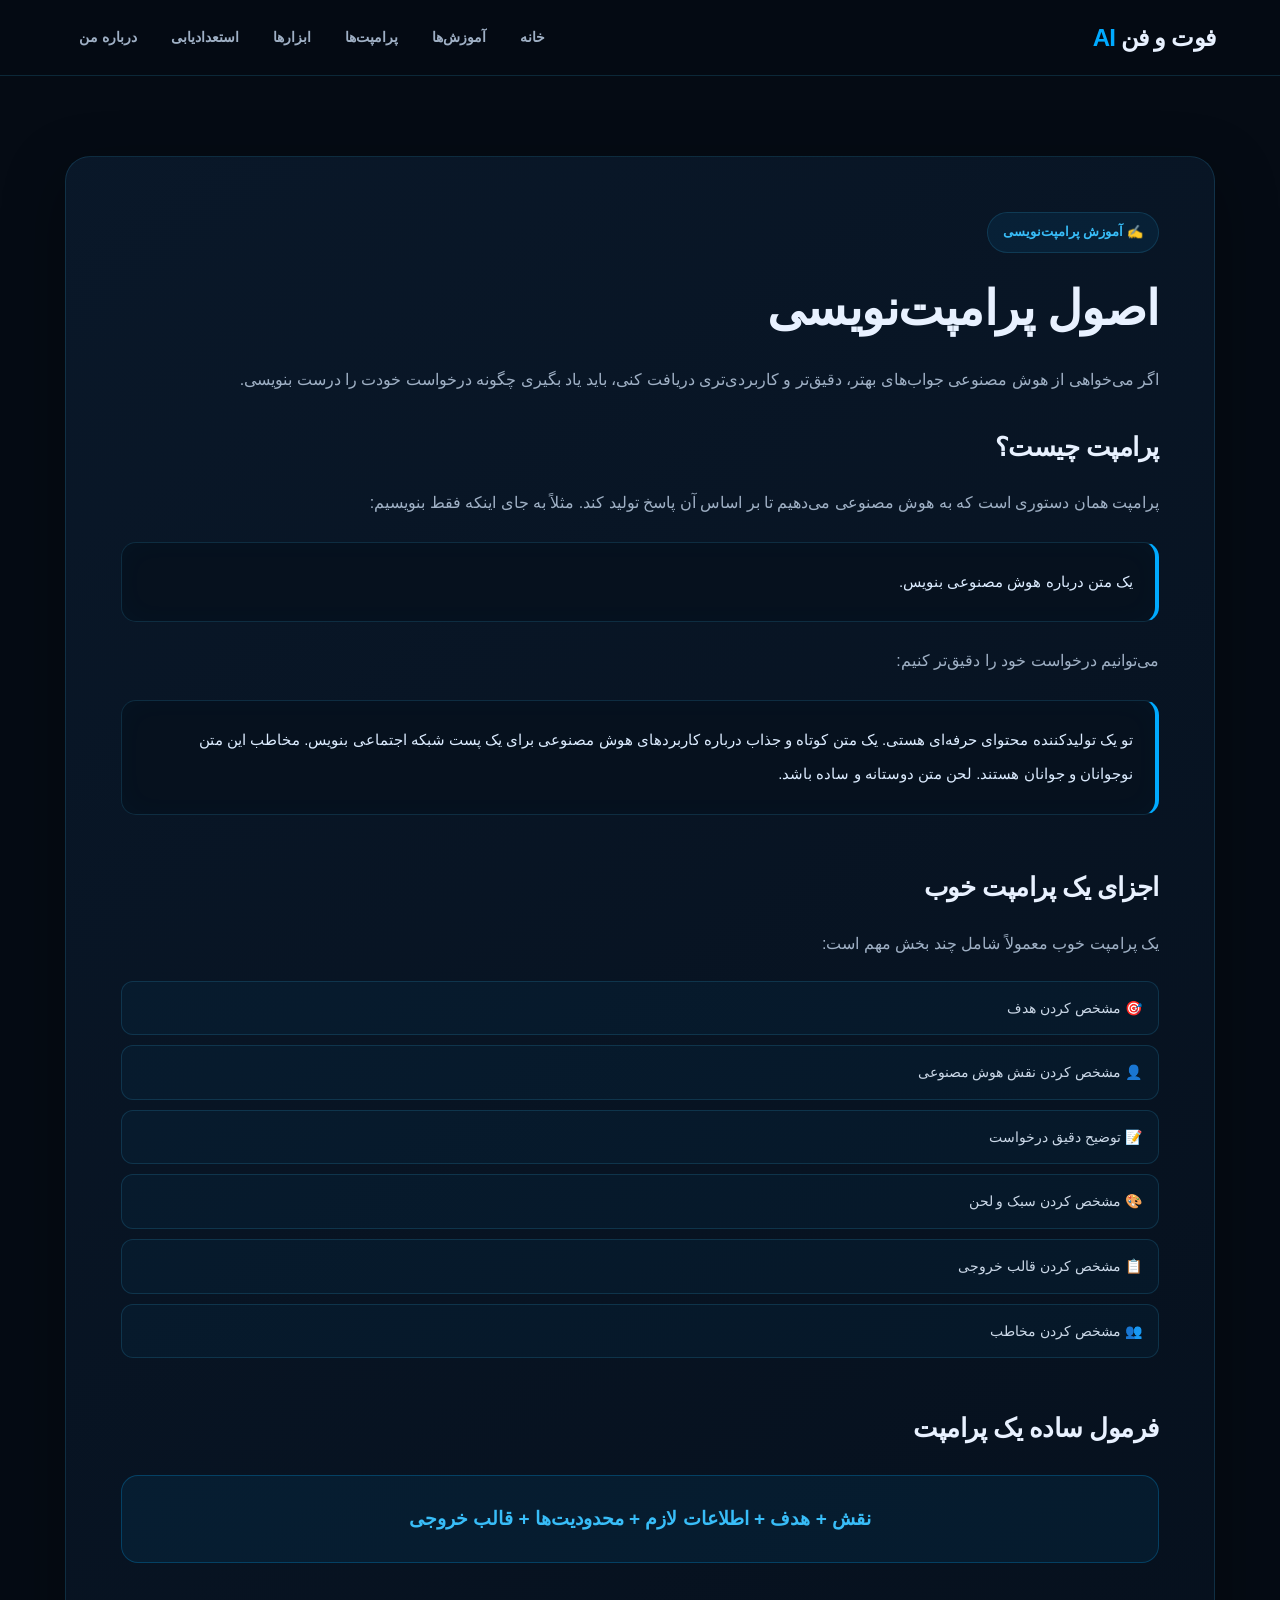
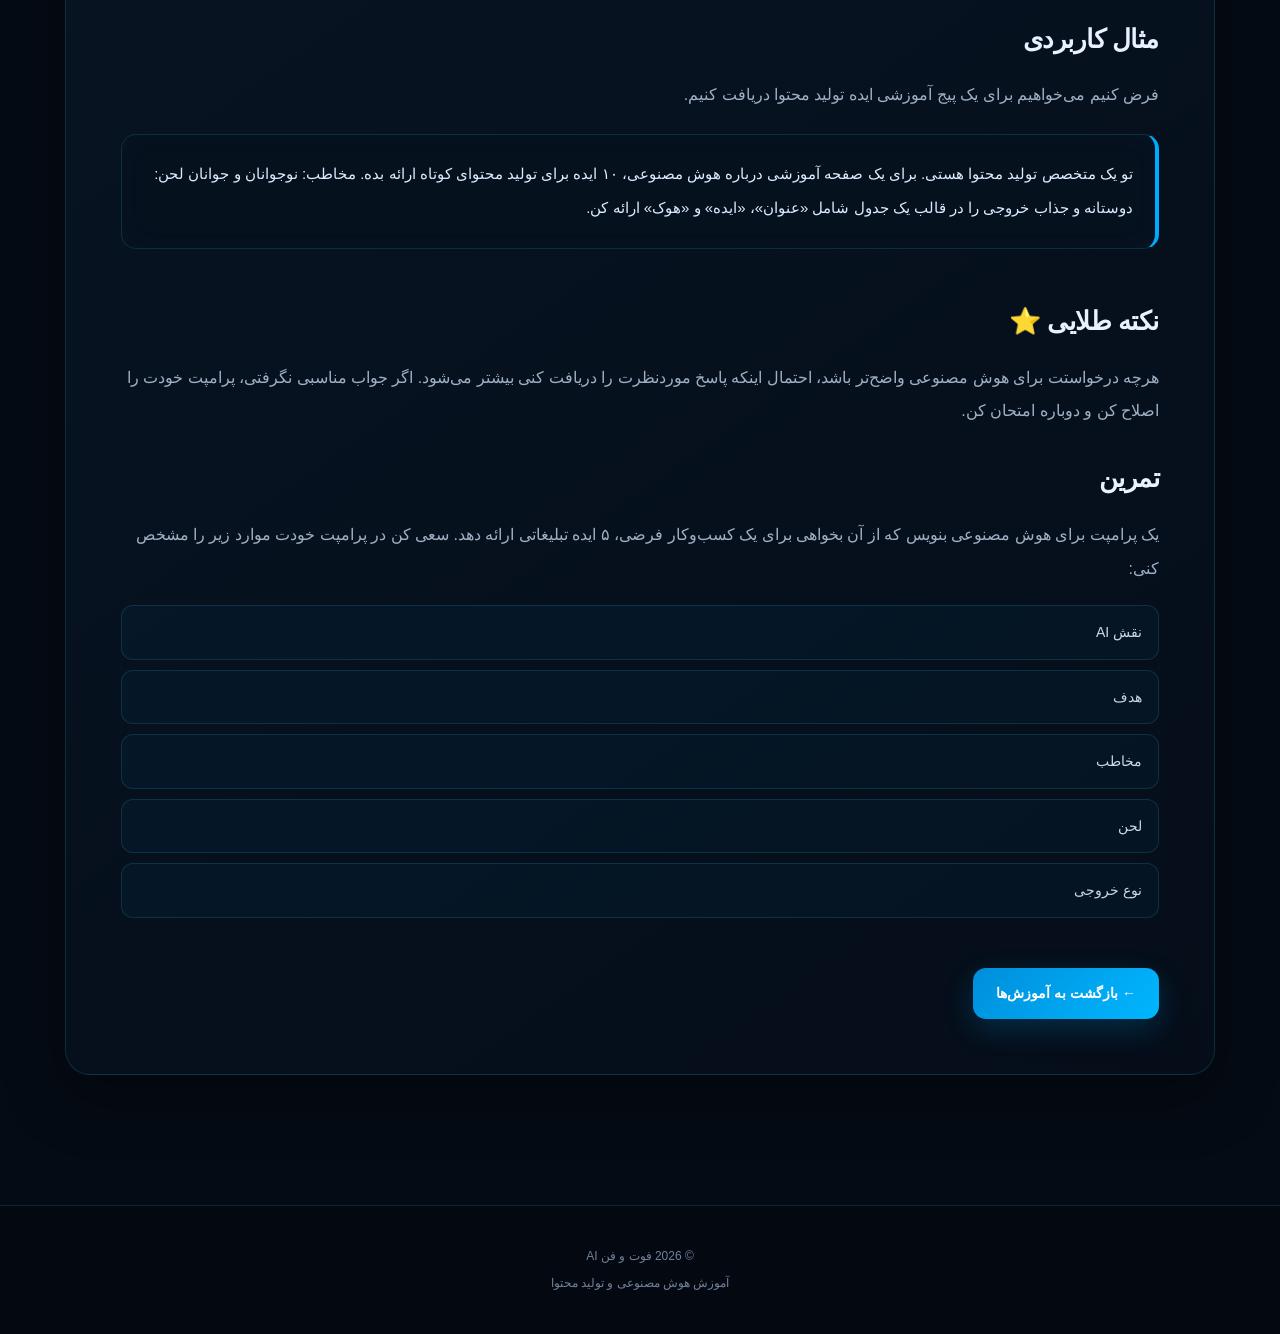
<file: lessons/prompt.html>
<!DOCTYPE html>
<html lang="fa" dir="rtl">

<head>

    <meta charset="UTF-8">

        <meta http-equiv="Content-Security-Policy" content="default-src 'self'; script-src 'self'; object-src 'none'; base-uri 'self'; form-action 'self'; frame-ancestors 'none'; style-src 'self' 'unsafe-inline' https://fonts.googleapis.com; font-src 'self' https://fonts.gstatic.com; img-src 'self' data:; connect-src 'self';">
    <meta name="viewport" content="width=device-width, initial-scale=1.0">

    <title>آموزش پرامپت‌نویسی | فوت و فن AI</title>

    <link rel="stylesheet" href="../css/style.css">

</head>

<body>


<!-- ================= HEADER ================= -->

<header class="header">

    <div class="container navbar">

        <div class="logo">
            فوت و فن <span>AI</span>
        </div>

        <nav>

            <a href="../index.html">
                خانه
            </a>

            <a href="../lessons.html">
                آموزش‌ها
            </a>

            <a href="../prompt.html">
                پرامپت‌ها
            </a>

            <a href="../tools.html">
                ابزارها
            </a>

            <a href="../talent.html">
                استعدادیابی
            </a>

            <a href="../about.html">
                درباره من
            </a>

        </nav>

    </div>

</header>


<!-- ================= CONTENT ================= -->

<main>

<section class="about-section">

<div class="container">

<div class="about-box">


<span class="badge">
✍️ آموزش پرامپت‌نویسی
</span>


<h1>
اصول پرامپت‌نویسی
</h1>


<p>

اگر می‌خواهی از هوش مصنوعی جواب‌های بهتر،
دقیق‌تر و کاربردی‌تری دریافت کنی،
باید یاد بگیری چگونه درخواست خودت را درست بنویسی.

</p>


<br>


<h2>
پرامپت چیست؟
</h2>


<p>

پرامپت همان دستوری است که به هوش مصنوعی
می‌دهیم تا بر اساس آن پاسخ تولید کند.

مثلاً به جای اینکه فقط بنویسیم:

</p>


<div class="prompt-example">

یک متن درباره هوش مصنوعی بنویس.

</div>


<p>

می‌توانیم درخواست خود را دقیق‌تر کنیم:

</p>


<div class="prompt-example">

تو یک تولیدکننده محتوای حرفه‌ای هستی.
یک متن کوتاه و جذاب درباره کاربردهای هوش مصنوعی
برای یک پست شبکه اجتماعی بنویس.
مخاطب این متن نوجوانان و جوانان هستند.
لحن متن دوستانه و ساده باشد.

</div>


<br>


<h2>
اجزای یک پرامپت خوب
</h2>


<p>

یک پرامپت خوب معمولاً شامل چند بخش مهم است:

</p>


<ul class="lesson-list">

<li>
🎯 مشخص کردن هدف
</li>

<li>
👤 مشخص کردن نقش هوش مصنوعی
</li>

<li>
📝 توضیح دقیق درخواست
</li>

<li>
🎨 مشخص کردن سبک و لحن
</li>

<li>
📋 مشخص کردن قالب خروجی
</li>

<li>
👥 مشخص کردن مخاطب
</li>

</ul>


<br>


<h2>
فرمول ساده یک پرامپت
</h2>


<div class="formula-box">

نقش + هدف + اطلاعات لازم + محدودیت‌ها + قالب خروجی

</div>


<br>


<h2>
مثال کاربردی
</h2>


<p>

فرض کنیم می‌خواهیم برای یک پیج آموزشی
ایده تولید محتوا دریافت کنیم.

</p>


<div class="prompt-example">

تو یک متخصص تولید محتوا هستی.

برای یک صفحه آموزشی درباره هوش مصنوعی،
۱۰ ایده برای تولید محتوای کوتاه ارائه بده.

مخاطب: نوجوانان و جوانان

لحن: دوستانه و جذاب

خروجی را در قالب یک جدول شامل
«عنوان»، «ایده» و «هوک» ارائه کن.

</div>


<br>


<h2>
نکته طلایی ⭐
</h2>


<p>

هرچه درخواستت برای هوش مصنوعی واضح‌تر باشد،
احتمال اینکه پاسخ موردنظرت را دریافت کنی بیشتر می‌شود.

اگر جواب مناسبی نگرفتی،
پرامپت خودت را اصلاح کن و دوباره امتحان کن.

</p>


<br>


<h2>
تمرین
</h2>


<p>

یک پرامپت برای هوش مصنوعی بنویس که از آن بخواهی
برای یک کسب‌وکار فرضی، ۵ ایده تبلیغاتی ارائه دهد.

سعی کن در پرامپت خودت موارد زیر را مشخص کنی:

</p>


<ul class="lesson-list">

<li>نقش AI</li>

<li>هدف</li>

<li>مخاطب</li>

<li>لحن</li>

<li>نوع خروجی</li>

</ul>


<br>


<a href="../lessons.html" class="btn primary">

← بازگشت به آموزش‌ها

</a>


</div>

</div>

</section>

</main>


<!-- ================= FOOTER ================= -->

<footer>

<div class="container">

<p>
© 2026 فوت و فن AI
</p>

<p>
آموزش هوش مصنوعی و تولید محتوا
</p>

</div>

</footer>


</body>

</html>
</file>
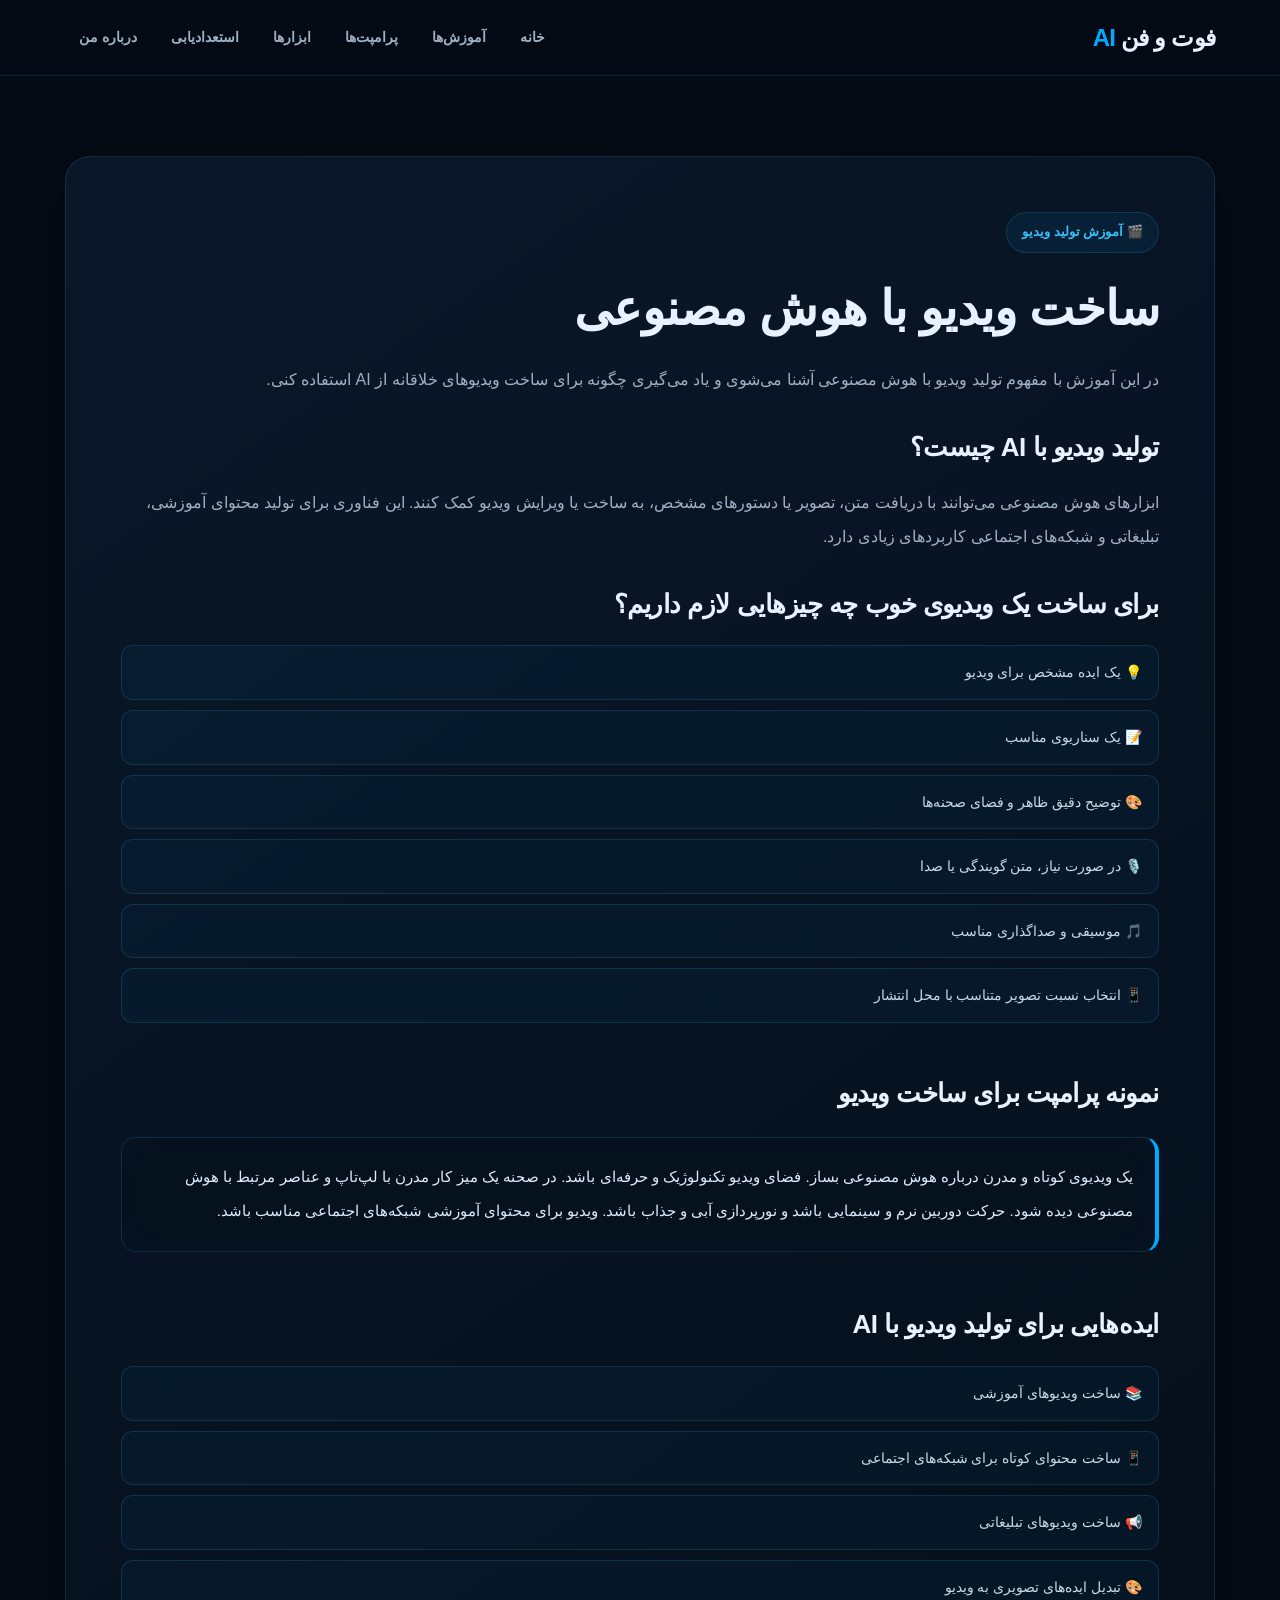
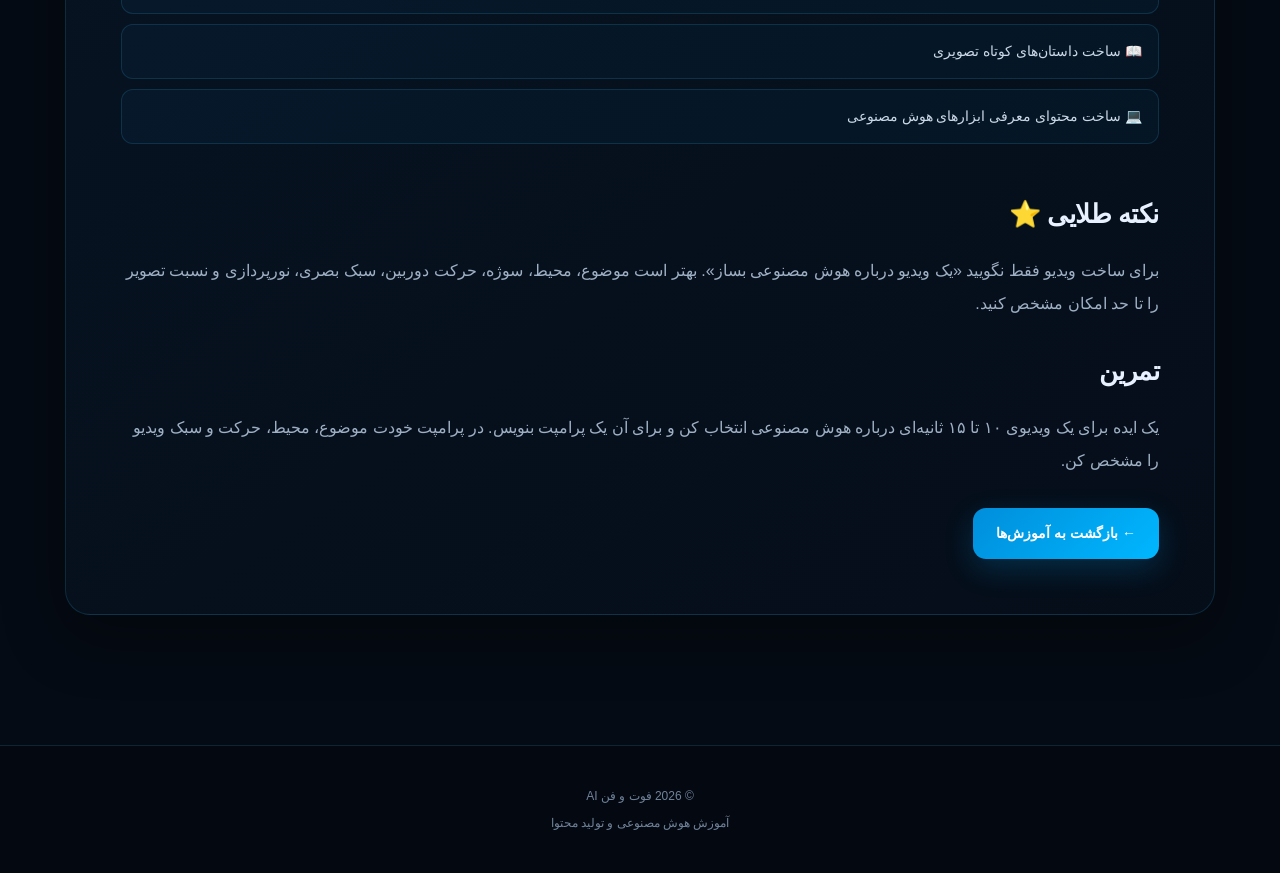
<file: lessons/video-ai.html>
<!DOCTYPE html>
<html lang="fa" dir="rtl">

<head>
    <meta charset="UTF-8">
        <meta http-equiv="Content-Security-Policy" content="default-src 'self'; script-src 'self'; object-src 'none'; base-uri 'self'; form-action 'self'; frame-ancestors 'none'; style-src 'self' 'unsafe-inline' https://fonts.googleapis.com; font-src 'self' https://fonts.gstatic.com; img-src 'self' data:; connect-src 'self';">
    <meta name="viewport" content="width=device-width, initial-scale=1.0">

    <title>آموزش ساخت ویدیو با هوش مصنوعی | فوت و فن AI</title>

    <link rel="stylesheet" href="../css/style.css">
</head>

<body>

<header class="header">
    <div class="container navbar">

        <div class="logo">
            فوت و فن <span>AI</span>
        </div>

        <nav>
            <a href="../index.html">خانه</a>
            <a href="../lessons.html">آموزش‌ها</a>
            <a href="../prompt.html">پرامپت‌ها</a>
            <a href="../tools.html">ابزارها</a>
            <a href="../talent.html">استعدادیابی</a>
            <a href="../about.html">درباره من</a>
        </nav>

    </div>
</header>

<main>

<section class="about-section">

    <div class="container">

        <div class="about-box">

            <span class="badge">
                🎬 آموزش تولید ویدیو
            </span>

            <h1>
                ساخت ویدیو با هوش مصنوعی
            </h1>

            <p>
                در این آموزش با مفهوم تولید ویدیو با هوش مصنوعی آشنا می‌شوی
                و یاد می‌گیری چگونه برای ساخت ویدیوهای خلاقانه از AI استفاده کنی.
            </p>

            <br>

            <h2>
                تولید ویدیو با AI چیست؟
            </h2>

            <p>
                ابزارهای هوش مصنوعی می‌توانند با دریافت متن، تصویر یا دستورهای
                مشخص، به ساخت یا ویرایش ویدیو کمک کنند.
                این فناوری برای تولید محتوای آموزشی، تبلیغاتی و شبکه‌های اجتماعی
                کاربردهای زیادی دارد.
            </p>

            <br>

            <h2>
                برای ساخت یک ویدیوی خوب چه چیزهایی لازم داریم؟
            </h2>

            <ul class="lesson-list">

                <li>💡 یک ایده مشخص برای ویدیو</li>

                <li>📝 یک سناریوی مناسب</li>

                <li>🎨 توضیح دقیق ظاهر و فضای صحنه‌ها</li>

                <li>🎙️ در صورت نیاز، متن گویندگی یا صدا</li>

                <li>🎵 موسیقی و صداگذاری مناسب</li>

                <li>📱 انتخاب نسبت تصویر متناسب با محل انتشار</li>

            </ul>

            <br>

            <h2>
                نمونه پرامپت برای ساخت ویدیو
            </h2>

            <div class="prompt-example">

                یک ویدیوی کوتاه و مدرن درباره هوش مصنوعی بساز.
                فضای ویدیو تکنولوژیک و حرفه‌ای باشد.
                در صحنه یک میز کار مدرن با لپ‌تاپ و عناصر مرتبط با
                هوش مصنوعی دیده شود.
                حرکت دوربین نرم و سینمایی باشد و نورپردازی آبی و جذاب باشد.
                ویدیو برای محتوای آموزشی شبکه‌های اجتماعی مناسب باشد.

            </div>

            <br>

            <h2>
                ایده‌هایی برای تولید ویدیو با AI
            </h2>

            <ul class="lesson-list">

                <li>📚 ساخت ویدیوهای آموزشی</li>

                <li>📱 ساخت محتوای کوتاه برای شبکه‌های اجتماعی</li>

                <li>📢 ساخت ویدیوهای تبلیغاتی</li>

                <li>🎨 تبدیل ایده‌های تصویری به ویدیو</li>

                <li>📖 ساخت داستان‌های کوتاه تصویری</li>

                <li>💻 ساخت محتوای معرفی ابزارهای هوش مصنوعی</li>

            </ul>

            <br>

            <h2>
                نکته طلایی ⭐
            </h2>

            <p>
                برای ساخت ویدیو فقط نگویید «یک ویدیو درباره هوش مصنوعی بساز».
                بهتر است موضوع، محیط، سوژه، حرکت دوربین، سبک بصری،
                نورپردازی و نسبت تصویر را تا حد امکان مشخص کنید.
            </p>

            <br>

            <h2>
                تمرین
            </h2>

            <p>
                یک ایده برای یک ویدیوی ۱۰ تا ۱۵ ثانیه‌ای درباره هوش مصنوعی
                انتخاب کن و برای آن یک پرامپت بنویس.
                در پرامپت خودت موضوع، محیط، حرکت و سبک ویدیو را مشخص کن.
            </p>

            <br>

            <a href="../lessons.html" class="btn primary">
                ← بازگشت به آموزش‌ها
            </a>

        </div>

    </div>

</section>

</main>

<footer>

    <div class="container">

        <p>© 2026 فوت و فن AI</p>

        <p>آموزش هوش مصنوعی و تولید محتوا</p>

    </div>

</footer>

</body>
</html>
</file>
<file: css/style.css>
@import url('https://fonts.googleapis.com/css2?family=Vazirmatn:wght@400;500;600;700;800;900&display=swap');


/* =====================================================
   فوت و فن AI
   Modern Persian Website CSS
   ===================================================== */


/* =========================
   RESET
   ========================= */

* {
    margin: 0;
    padding: 0;
    box-sizing: border-box;
}

html {
    scroll-behavior: smooth;
}

body {
    font-family: 'Vazirmatn', sans-serif;

    background: #050b14;

    color: #e8f1ff;

    line-height: 1.9;

    overflow-x: hidden;

    -webkit-font-smoothing: antialiased;
}

a {
    text-decoration: none;
    color: inherit;
}

img {
    max-width: 100%;
    display: block;
}

button,
input,
textarea {
    font-family: 'Vazirmatn', sans-serif;
}

h1,
h2,
h3,
h4,
h5,
h6 {
    font-family: 'Vazirmatn', sans-serif;

    font-weight: 800;

    letter-spacing: -0.5px;
}


/* =========================
   VARIABLES
   ========================= */

:root {

    --bg: #050b14;

    --bg-light: #081321;

    --card: #0b1726;

    --card-hover: #0f2033;

    --blue: #00aaff;

    --blue-light: #38bdf8;

    --blue-dark: #0077b6;

    --text: #e8f1ff;

    --muted: #9fb0c5;

    --border: rgba(56, 189, 248, 0.16);

    --border-hover: rgba(56, 189, 248, 0.45);

    --shadow:
        0 20px 60px rgba(0, 0, 0, 0.35);

}


/* =========================
   CONTAINER
   ========================= */

.container {

    width: min(1150px, 92%);

    margin: 0 auto;

}


/* =========================
   HEADER
   ========================= */

.header {

    position: sticky;

    top: 0;

    z-index: 1000;

    background:
        rgba(5, 11, 20, 0.88);

    backdrop-filter: blur(18px);

    -webkit-backdrop-filter: blur(18px);

    border-bottom:
        1px solid var(--border);

}


.navbar {

    min-height: 75px;

    display: flex;

    align-items: center;

    justify-content: space-between;

    gap: 30px;

}


/* =========================
   LOGO
   ========================= */

.logo {

    font-size: 24px;

    font-weight: 900;

    white-space: nowrap;

    letter-spacing: -0.8px;

}


.logo span {

    color: var(--blue);

}


/* =========================
   NAVIGATION
   ========================= */

nav {

    display: flex;

    align-items: center;

    gap: 6px;

}


nav a {

    color: var(--muted);

    padding: 8px 14px;

    border-radius: 10px;

    font-size: 14px;

    font-weight: 600;

    transition:
        color 0.25s ease,
        background 0.25s ease,
        transform 0.25s ease;

}


nav a:hover {

    color: white;

    background:
        rgba(0, 170, 255, 0.1);

    transform:
        translateY(-2px);

}


/* =========================
   HERO
   ========================= */

.hero {

    position: relative;

    padding:
        100px 0 80px;

    text-align: center;

    overflow: hidden;

}


.hero::before {

    content: "";

    position: absolute;

    width: 450px;

    height: 450px;

    top: -200px;

    right: 8%;

    background:
        rgba(0, 170, 255, 0.12);

    filter:
        blur(100px);

    border-radius: 50%;

    pointer-events: none;

}


.hero::after {

    content: "";

    position: absolute;

    width: 350px;

    height: 350px;

    bottom: -220px;

    left: 8%;

    background:
        rgba(56, 189, 248, 0.08);

    filter:
        blur(100px);

    border-radius: 50%;

    pointer-events: none;

}


/* =========================
   SECTION TITLE
   ========================= */

.section-title {

    position: relative;

    z-index: 2;

}


.section-title span {

    display: inline-block;

    color: var(--blue-light);

    background:
        rgba(0, 170, 255, 0.08);

    border:
        1px solid var(--border);

    padding:
        7px 16px;

    border-radius:
        999px;

    font-size: 13px;

    font-weight: 600;

    margin-bottom: 20px;

}


.section-title h1 {

    font-size:
        clamp(32px, 5vw, 56px);

    line-height: 1.35;

    margin-bottom: 18px;

    font-weight: 900;

}


.section-title p {

    max-width: 720px;

    margin: 0 auto;

    color: var(--muted);

    font-size: 16px;

    font-weight: 400;

}


/* =========================
   COURSES
   ========================= */

.courses {

    padding:
        30px 0 90px;

}


.course-grid {

    display: grid;

    grid-template-columns:
        repeat(3, minmax(0, 1fr));

    gap: 22px;

}


/* =========================
   COURSE CARD
   ========================= */

.course-card {

    position: relative;

    padding: 28px;

    background:
        linear-gradient(
            145deg,
            rgba(15, 32, 51, 0.95),
            rgba(7, 17, 29, 0.95)
        );

    border:
        1px solid var(--border);

    border-radius: 22px;

    box-shadow:
        var(--shadow);

    overflow: hidden;

    transition:
        transform 0.3s ease,
        border-color 0.3s ease,
        background 0.3s ease,
        box-shadow 0.3s ease;

}


.course-card::before {

    content: "";

    position: absolute;

    width: 130px;

    height: 130px;

    top: -70px;

    left: -50px;

    background:
        rgba(0, 170, 255, 0.1);

    border-radius: 50%;

    filter:
        blur(25px);

}


.course-card:hover {

    transform:
        translateY(-8px);

    border-color:
        var(--border-hover);

    background:
        var(--card-hover);

    box-shadow:
        0 25px 70px rgba(0, 0, 0, 0.45);

}


/* =========================
   COURSE ICON
   ========================= */

.course-icon {

    width: 62px;

    height: 62px;

    display: flex;

    align-items: center;

    justify-content: center;

    font-size: 29px;

    background:
        rgba(0, 170, 255, 0.1);

    border:
        1px solid var(--border);

    border-radius: 17px;

    margin-bottom: 20px;

}


/* =========================
   LEVEL
   ========================= */

.level {

    display: inline-block;

    color: var(--blue-light);

    font-size: 12px;

    font-weight: 600;

    padding:
        4px 10px;

    border-radius:
        999px;

    background:
        rgba(0, 170, 255, 0.08);

    border:
        1px solid var(--border);

    margin-bottom: 12px;

}


/* =========================
   CARD TEXT
   ========================= */

.course-card h3 {

    font-size: 21px;

    font-weight: 800;

    margin-bottom: 10px;

}


.course-card p {

    color: var(--muted);

    font-size: 14px;

    line-height: 2;

    margin-bottom: 20px;

}


.course-card a {

    color: var(--blue-light);

    font-size: 14px;

    font-weight: 700;

    transition:
        color 0.2s ease;

}


.course-card a:hover {

    color: white;

}


/* =========================
   ABOUT SECTION
   ========================= */

.about-section {

    padding:
        80px 0;

}


.about-box {

    background:
        linear-gradient(
            145deg,
            rgba(10, 25, 42, 0.95),
            rgba(5, 14, 25, 0.95)
        );

    border:
        1px solid var(--border);

    border-radius:
        25px;

    padding:
        clamp(25px, 5vw, 55px);

    box-shadow:
        var(--shadow);

}


.about-box h1 {

    font-size:
        clamp(30px, 4vw, 48px);

    line-height: 1.5;

    margin-bottom: 18px;

}


.about-box h2 {

    font-size: 26px;

    line-height: 1.6;

    margin-bottom: 18px;

}


.about-box p {

    color: var(--muted);

    font-size: 16px;

    line-height: 2.1;

}


/* =========================
   BADGE
   ========================= */

.badge {

    display: inline-block;

    color: var(--blue-light);

    background:
        rgba(0, 170, 255, 0.08);

    border:
        1px solid var(--border);

    border-radius:
        999px;

    padding:
        7px 15px;

    margin-bottom: 20px;

    font-size: 13px;

    font-weight: 600;

}


/* =========================
   LESSON LIST
   ========================= */

.lesson-list {

    list-style: none;

    padding: 0;

    margin:
        20px 0;

}


.lesson-list li {

    color: #cbd8e8;

    padding:
        13px 16px;

    margin-bottom: 10px;

    background:
        rgba(0, 170, 255, 0.045);

    border:
        1px solid var(--border);

    border-radius:
        12px;

    font-size: 14px;

    transition:
        transform 0.2s ease,
        background 0.2s ease;

}


.lesson-list li:hover {

    transform:
        translateX(-4px);

    background:
        rgba(0, 170, 255, 0.09);

}


/* =========================
   PROMPT BOX
   ========================= */

.prompt-example {

    margin:
        22px 0;

    padding:
        22px;

    background:
        #06111e;

    border:
        1px solid var(--border);

    border-right:
        4px solid var(--blue);

    border-radius:
        15px;

    color:
        #dcecff;

    font-size:
        15px;

    line-height:
        2.3;

    box-shadow:
        inset 0 0 30px
        rgba(0, 170, 255, 0.025);

}


/* =========================
   FORMULA BOX
   ========================= */

.formula-box {

    margin:
        25px 0;

    padding:
        25px;

    text-align:
        center;

    border-radius:
        17px;

    background:
        rgba(0, 170, 255, 0.07);

    border:
        1px solid
        rgba(0, 170, 255, 0.25);

    color:
        var(--blue-light);

    font-size:
        19px;

    font-weight:
        800;

}


/* =========================
   BUTTON
   ========================= */

.btn {

    display:
        inline-flex;

    align-items:
        center;

    justify-content:
        center;

    padding:
        12px 23px;

    border-radius:
        13px;

    font-size:
        14px;

    font-weight:
        800;

    transition:
        transform 0.25s ease,
        box-shadow 0.25s ease,
        background 0.25s ease;

}


.btn:hover {

    transform:
        translateY(-3px);

}


.btn.primary {

    color:
        white;

    background:
        linear-gradient(
            135deg,
            #008edb,
            #00b7ff
        );

    box-shadow:
        0 10px 30px
        rgba(0, 170, 255, 0.2);

}


.btn.primary:hover {

    box-shadow:
        0 15px 35px
        rgba(0, 170, 255, 0.32);

}


/* =========================
   FOOTER
   ========================= */

footer {

    margin-top:
        50px;

    padding:
        35px 0;

    text-align:
        center;

    background:
        #030811;

    border-top:
        1px solid var(--border);

}


footer p {

    color:
        #71839a;

    font-size:
        12px;

    margin:
        4px 0;

}


/* =========================
   ANIMATION
   ========================= */

@keyframes fadeUp {

    from {

        opacity: 0;

        transform:
            translateY(18px);

    }

    to {

        opacity: 1;

        transform:
            translateY(0);

    }

}


.hero {

    animation:
        fadeUp 0.7s ease both;

}


.course-card {

    animation:
        fadeUp 0.7s ease both;

}


.about-box {

    animation:
        fadeUp 0.7s ease both;

}


/* =========================
   TABLET
   ========================= */

@media (max-width: 900px) {

    .course-grid {

        grid-template-columns:
            repeat(2, minmax(0, 1fr));

    }

    .navbar {

        gap: 15px;

    }

    nav {

        gap: 3px;

    }

    nav a {

        padding:
            7px 9px;

        font-size:
            13px;

    }

}


/* =========================
   MOBILE
   ========================= */

@media (max-width: 650px) {

    .navbar {

        min-height:
            auto;

        padding:
            15px 0;

        flex-direction:
            column;

        align-items:
            stretch;

    }


    .logo {

        text-align:
            center;

        font-size:
            22px;

    }


    nav {

        justify-content:
            center;

        flex-wrap:
            wrap;

        gap:
            4px;

    }


    nav a {

        font-size:
            12px;

        padding:
            6px 9px;

    }


    .hero {

        padding:
            65px 0 50px;

    }


    .section-title h1 {

        font-size:
            34px;

    }


    .section-title p {

        font-size:
            14px;

    }


    .courses {

        padding-bottom:
            55px;

    }


    .course-grid {

        grid-template-columns:
            1fr;

    }


    .course-card {

        padding:
            23px;

    }


    .course-card h3 {

        font-size:
            20px;

    }


    .about-section {

        padding:
            50px 0;

    }


    .about-box {

        padding:
            24px;

    }


    .about-box h2 {

        font-size:
            22px;

    }


    .about-box p {

        font-size:
            14px;

    }


    .prompt-example {

        font-size:
            13px;

        padding:
            17px;

        line-height:
            2.1;

    }


    .formula-box {

        font-size:
            16px;

        padding:
            18px;

    }


    .btn {

        width:
            100%;

    }

}


/* =========================
   SMALL MOBILE
   ========================= */

@media (max-width: 400px) {

    .container {

        width:
            94%;

    }


    .section-title h1 {

        font-size:
            29px;

    }


    nav a {

        font-size:
            11px;

        padding:
            5px 7px;

    }


    .course-card h3 {

        font-size:
            19px;

    }

}
/* =====================================================
   HOMEPAGE ADDITIONS
   ===================================================== */


/* =========================
   HERO BUTTONS
========================= */

.hero-buttons {

    display: flex;

    justify-content: center;

    gap: 12px;

    flex-wrap: wrap;

    margin-top: 28px;

}


.btn.secondary {

    color: #dff5ff;

    background:
        rgba(0, 170, 255, 0.08);

    border:
        1px solid
        rgba(56, 189, 248, 0.25);

}


.btn.secondary:hover {

    background:
        rgba(0, 170, 255, 0.14);

}


/* =========================
   SEARCH
========================= */

.search-section {

    padding:
        10px 0 60px;

}


.search-title {

    text-align: center;

    margin-bottom: 22px;

}


.search-title span {

    display: inline-block;

    color: #38bdf8;

    font-size: 14px;

    margin-bottom: 8px;

}


.search-title h2 {

    font-size:
        clamp(25px, 4vw, 36px);

}


.search-box {

    position: relative;

    max-width: 850px;

    margin: 0 auto;

}


.search-box input {

    width: 100%;

    padding:
        18px 58px 18px 20px;

    border-radius: 17px;

    border:
        1px solid
        rgba(56, 189, 248, 0.22);

    outline: none;

    background:
        #081321;

    color:
        #e8f1ff;

    font-size: 15px;

    box-shadow:
        0 15px 45px
        rgba(0, 0, 0, 0.2);

    transition:
        border-color 0.25s ease,
        box-shadow 0.25s ease;

}


.search-box input::placeholder {

    color:
        #71839a;

}


.search-box input:focus {

    border-color:
        rgba(56, 189, 248, 0.55);

    box-shadow:
        0 15px 50px
        rgba(0, 170, 255, 0.08);

}


.search-icon {

    position: absolute;

    right: 20px;

    top: 50%;

    transform:
        translateY(-50%);

    font-size: 21px;

    pointer-events: none;

}


.search-message {

    max-width: 850px;

    margin:
        10px auto 0;

    color:
        #71839a;

    font-size: 13px;

}


.no-results {

    text-align: center;

    color:
        #9fb0c5;

    padding:
        35px 0;

    font-size: 15px;

}


.more-lessons {

    text-align: center;

    margin-top: 30px;

}


/* =========================
   CHANNEL
========================= */

.channel-section {

    padding:
        40px 0 80px;

}


.channel-box {

    display: flex;

    align-items: center;

    justify-content: space-between;

    gap: 30px;

    padding:
        clamp(25px, 5vw, 50px);

    border-radius: 25px;

    border:
        1px solid
        rgba(56, 189, 248, 0.2);

    background:
        radial-gradient(
            circle at 80% 20%,
            rgba(0, 170, 255, 0.13),
            transparent 35%
        ),
        linear-gradient(
            145deg,
            #0b1b2c,
            #06101d
        );

    box-shadow:
        0 25px 70px
        rgba(0, 0, 0, 0.3);

}


.channel-content {

    max-width: 720px;

}


.channel-content h2 {

    font-size:
        clamp(25px, 4vw, 38px);

    margin-bottom: 12px;

}


.channel-content p {

    color:
        #9fb0c5;

    margin-bottom: 22px;

}


.channel-icon {

    width: 110px;

    height: 110px;

    flex-shrink: 0;

    display: flex;

    align-items: center;

    justify-content: center;

    border-radius: 30px;

    font-size: 48px;

    background:
        rgba(0, 170, 255, 0.08);

    border:
        1px solid
        rgba(56, 189, 248, 0.2);

}


/* =========================
   SOCIAL NETWORKS
========================= */

.social-section {

    padding:
        30px 0 80px;

}


.social-grid {

    display: grid;

    grid-template-columns:
        repeat(2, minmax(0, 1fr));

    gap: 18px;

}


.social-card {

    display: flex;

    align-items: center;

    gap: 16px;

    padding: 22px;

    border-radius: 20px;

    background:
        #0b1726;

    border:
        1px solid
        rgba(56, 189, 248, 0.15);

    transition:
        transform 0.25s ease,
        border-color 0.25s ease,
        background 0.25s ease;

}


.social-card:hover {

    transform:
        translateY(-5px);

    border-color:
        rgba(56, 189, 248, 0.4);

    background:
        #0f2033;

}


.social-icon {

    width: 58px;

    height: 58px;

    flex-shrink: 0;

    display: flex;

    align-items: center;

    justify-content: center;

    border-radius: 16px;

    background:
        rgba(0, 170, 255, 0.08);

    font-size: 27px;

}


.social-info h3 {

    font-size: 18px;

    margin-bottom: 2px;

}


.social-info p {

    color:
        #8193a9;

    font-size: 13px;

}


.social-arrow {

    margin-right: auto;

    color:
        #38bdf8;

    font-size: 20px;

}


/* =========================
   MOBILE
========================= */

@media (max-width: 650px) {

    .hero-buttons .btn {

        width: auto;

    }


    .channel-box {

        flex-direction:
            column-reverse;

        text-align:
            center;

    }


    .channel-icon {

        width: 85px;

        height: 85px;

        border-radius: 23px;

        font-size: 38px;

    }


    .social-grid {

        grid-template-columns:
            1fr;

    }


    .social-card {

        padding: 18px;

    }


    .search-box input {

        font-size: 13px;

        padding-top: 15px;

        padding-bottom: 15px;

    }

}
/* =====================================================
   LESSONS PAGE
   ===================================================== */


/* =========================
   LESSONS HERO
========================= */

.lessons-hero {

    padding-bottom:
        55px;

}


/* =========================
   SEARCH
========================= */

.lessons-search {

    padding:
        10px 0 30px;

}


/* =========================
   CATEGORIES
========================= */

.categories {

    padding:
        0 0 30px;

}


.category-buttons {

    display: flex;

    justify-content: center;

    align-items: center;

    gap: 10px;

    flex-wrap: wrap;

}


.category-btn {

    border:
        1px solid
        rgba(56, 189, 248, 0.18);

    background:
        rgba(0, 170, 255, 0.05);

    color:
        #9fb0c5;

    padding:
        10px 17px;

    border-radius:
        999px;

    cursor: pointer;

    font-family:
        'Vazirmatn',
        sans-serif;

    font-size:
        13px;

    font-weight:
        600;

    transition:
        all 0.25s ease;

}


.category-btn:hover {

    color:
        white;

    border-color:
        rgba(56, 189, 248, 0.4);

    background:
        rgba(0, 170, 255, 0.1);

}


.category-btn.active {

    color:
        white;

    background:
        linear-gradient(
            135deg,
            #008edb,
            #00b7ff
        );

    border-color:
        transparent;

    box-shadow:
        0 8px 25px
        rgba(0, 170, 255, 0.2);

}


/* =========================
   LESSON META
========================= */

.lesson-meta {

    display:
        inline-block;

    color:
        #7f95ad;

    font-size:
        12px;

    margin-bottom:
        15px;

    padding:
        5px 10px;

    border-radius:
        8px;

    background:
        rgba(255, 255, 255, 0.025);

}


/* =========================
   LESSON CARD
========================= */

.lesson-card {

    min-height:
        360px;

    display:
        flex;

    flex-direction:
        column;

}


.lesson-card a {

    margin-top:
        auto;

}


/* =========================
   LESSON PAGE
========================= */

.lessons-page {

    padding-top:
        25px;

}


/* =========================
   NO RESULTS
========================= */

#lessonsNoResults {

    padding:
        60px 20px;

}


/* =========================
   MOBILE
========================= */

@media (max-width: 650px) {


    .category-buttons {

        justify-content:
            flex-start;

        overflow-x:
            auto;

        flex-wrap:
            nowrap;

        padding-bottom:
            8px;

    }


    .category-btn {

        flex-shrink:
            0;

        font-size:
            12px;

    }


    .lesson-card {

        min-height:
            auto;

    }

}
/* =====================================================
   PROMPT LIBRARY
   ===================================================== */

.prompt-search {

    padding: 10px 0 25px;

}


.prompt-categories {

    padding-bottom: 30px;

}


.prompt-section {

    padding: 20px 0 80px;

}


.prompt-grid {

    display: grid;

    grid-template-columns:
        repeat(2, minmax(0, 1fr));

    gap: 22px;

}


.prompt-card {

    padding: 25px;

    background:
        linear-gradient(
            145deg,
            #0b1726,
            #07111d
        );

    border:
        1px solid
        rgba(56, 189, 248, 0.16);

    border-radius: 22px;

    transition:
        transform 0.25s ease,
        border-color 0.25s ease,
        box-shadow 0.25s ease;

}


.prompt-card:hover {

    transform:
        translateY(-6px);

    border-color:
        rgba(56, 189, 248, 0.4);

    box-shadow:
        0 20px 60px
        rgba(0, 0, 0, 0.3);

}


.prompt-card-header {

    display: flex;

    align-items: center;

    justify-content: space-between;

    gap: 12px;

    margin-bottom: 18px;

}


.prompt-icon {

    width: 55px;

    height: 55px;

    display: flex;

    align-items: center;

    justify-content: center;

    border-radius: 15px;

    background:
        rgba(0, 170, 255, 0.08);

    border:
        1px solid
        rgba(56, 189, 248, 0.15);

    font-size: 25px;

}


.prompt-card h3 {

    font-size: 21px;

    margin-bottom: 8px;

}


.prompt-card > p {

    color:
        #8193a9;

    font-size:
        13px;

    margin-bottom:
        18px;

}


.prompt-text {

    background:
        #050d17;

    border:
        1px solid
        rgba(56, 189, 248, 0.12);

    border-right:
        3px solid
        #00aaff;

    border-radius:
        14px;

    padding:
        18px;

    color:
        #d5e4f5;

    font-size:
        13px;

    line-height:
        2.2;

    white-space:
        pre-line;

    margin-bottom:
        16px;

}


.copy-prompt {

    width:
        100%;

    border:
        none;

    border-radius:
        12px;

    padding:
        11px;

    background:
        rgba(0, 170, 255, 0.09);

    border:
        1px solid
        rgba(56, 189, 248, 0.18);

    color:
        #38bdf8;

    cursor:
        pointer;

    font-family:
        'Vazirmatn',
        sans-serif;

    font-size:
        13px;

    font-weight:
        700;

    transition:
        background 0.25s ease,
        transform 0.25s ease;

}


.copy-prompt:hover {

    background:
        rgba(0, 170, 255, 0.17);

    transform:
        translateY(-2px);

}


@media (max-width: 700px) {

    .prompt-grid {

        grid-template-columns:
            1fr;

    }

    .prompt-card {

        padding:
            20px;

    }

}
/* =====================================================
   TALENT TEST
   ===================================================== */

.talent-section { padding: 20px 0 50px; }
.talent-card {
    max-width: 850px;
    margin: auto;
    padding: 35px;
    background: linear-gradient(145deg, #0b1726, #07111d);
    border: 1px solid rgba(56, 189, 248, 0.16);
    border-radius: 25px;
    box-shadow: 0 25px 70px rgba(0,0,0,.25);
}
.talent-progress { margin-bottom: 35px; }
.progress-info { display:flex; justify-content:space-between; color:#8193a9; font-size:13px; margin-bottom:10px; }
.progress-bar { height:8px; background:rgba(255,255,255,.06); border-radius:999px; overflow:hidden; }
.progress-fill { width:0; height:100%; background:linear-gradient(90deg,#008edb,#38bdf8); border-radius:999px; transition:width .35s ease; }
.question-icon { width:75px; height:75px; margin:0 auto 20px; display:flex; align-items:center; justify-content:center; border-radius:22px; background:rgba(0,170,255,.08); border:1px solid rgba(56,189,248,.18); font-size:35px; }
#questionText { text-align:center; font-size:22px; line-height:1.8; margin-bottom:30px; }
.answers { display:grid; grid-template-columns:repeat(2,1fr); gap:14px; }
.talent-answer { min-height:70px; padding:15px 20px; border:1px solid rgba(56,189,248,.14); background:rgba(0,170,255,.04); color:#dceafa; border-radius:15px; cursor:pointer; font:600 14px 'Vazirmatn',sans-serif; transition:all .25s ease; }
.talent-answer:hover { transform:translateY(-3px); background:rgba(0,170,255,.1); border-color:rgba(56,189,248,.4); }
.talent-result { text-align:center; }
.result-icon { font-size:55px; margin-bottom:15px; }
.talent-result h2 { font-size:27px; margin-bottom:10px; }
#resultIntro { color:#8193a9; margin-bottom:25px; }
.result-list { text-align:right; display:grid; gap:15px; margin-bottom:30px; }
.result-item { padding:20px; background:rgba(255,255,255,.025); border:1px solid rgba(56,189,248,.12); border-radius:16px; }
.result-item-top { display:flex; align-items:center; justify-content:space-between; gap:10px; margin-bottom:10px; }
.result-title { font-weight:700; }
.result-score { color:#38bdf8; font-weight:700; }
.result-progress { height:7px; background:rgba(255,255,255,.06); border-radius:999px; overflow:hidden; margin-bottom:12px; }
.result-progress div { height:100%; background:linear-gradient(90deg,#008edb,#38bdf8); border-radius:999px; }
.result-item p { color:#8193a9; font-size:13px; line-height:2; margin:0; }
.talent-note { max-width:850px; margin:20px auto 0; padding:16px 20px; background:rgba(255,255,255,.025); border-radius:14px; color:#8193a9; font-size:12px; line-height:2; }
@media (max-width:650px) {
    .talent-card { padding:22px 16px; }
    #questionText { font-size:18px; }
    .answers { grid-template-columns:1fr; }
    .talent-answer { min-height:60px; }
}


/* =====================================================
   HOME TOP BANNER
   Uses back.jpg from the project root
   ===================================================== */

.home-banner {
    position: relative;
    min-height: 390px;
    margin: 0;
    overflow: hidden;
    isolation: isolate;
    background: linear-gradient(135deg, #07111d, #0b2d4a);
}

.home-banner-image {
    position: absolute;
    inset: 0;
    z-index: -3;
}

.home-banner-image img {
    width: 100%;
    height: 100%;
    display: block;
    object-fit: cover;
    object-position: center;
}

.home-banner-overlay {
    position: absolute;
    inset: 0;
    z-index: -2;
    background: linear-gradient(90deg, rgba(4, 12, 22, .88) 0%, rgba(4, 12, 22, .58) 45%, rgba(4, 12, 22, .22) 100%);
}

.home-banner-content {
    min-height: 390px;
    display: flex;
    flex-direction: column;
    align-items: flex-start;
    justify-content: center;
    padding-top: 45px;
    padding-bottom: 45px;
}

.home-banner-badge {
    display: inline-flex;
    align-items: center;
    padding: 8px 14px;
    border: 1px solid rgba(255,255,255,.22);
    border-radius: 999px;
    background: rgba(0,0,0,.18);
    color: #fff;
    font-size: 13px;
    margin-bottom: 16px;
    backdrop-filter: blur(8px);
}

.home-banner-content h2 {
    max-width: 720px;
    margin: 0 0 12px;
    color: #fff;
    font-size: clamp(30px, 5vw, 52px);
    line-height: 1.35;
    font-weight: 900;
    text-shadow: 0 4px 25px rgba(0,0,0,.3);
}

.home-banner-content p {
    max-width: 650px;
    margin: 0 0 24px;
    color: rgba(255,255,255,.88);
    font-size: 16px;
    line-height: 2;
}

.home-banner-buttons {
    display: flex;
    flex-wrap: wrap;
    gap: 12px;
}

.home-banner-buttons .btn {
    text-decoration: none;
}

@media (max-width: 700px) {
    .home-banner,
    .home-banner-content {
        min-height: 430px;
    }

    .home-banner-overlay {
        background: linear-gradient(90deg, rgba(4,12,22,.84), rgba(4,12,22,.62));
    }

    .home-banner-content {
        align-items: center;
        text-align: center;
    }

    .home-banner-content p {
        font-size: 14px;
    }

    .home-banner-buttons {
        justify-content: center;
    }
}
</file>
